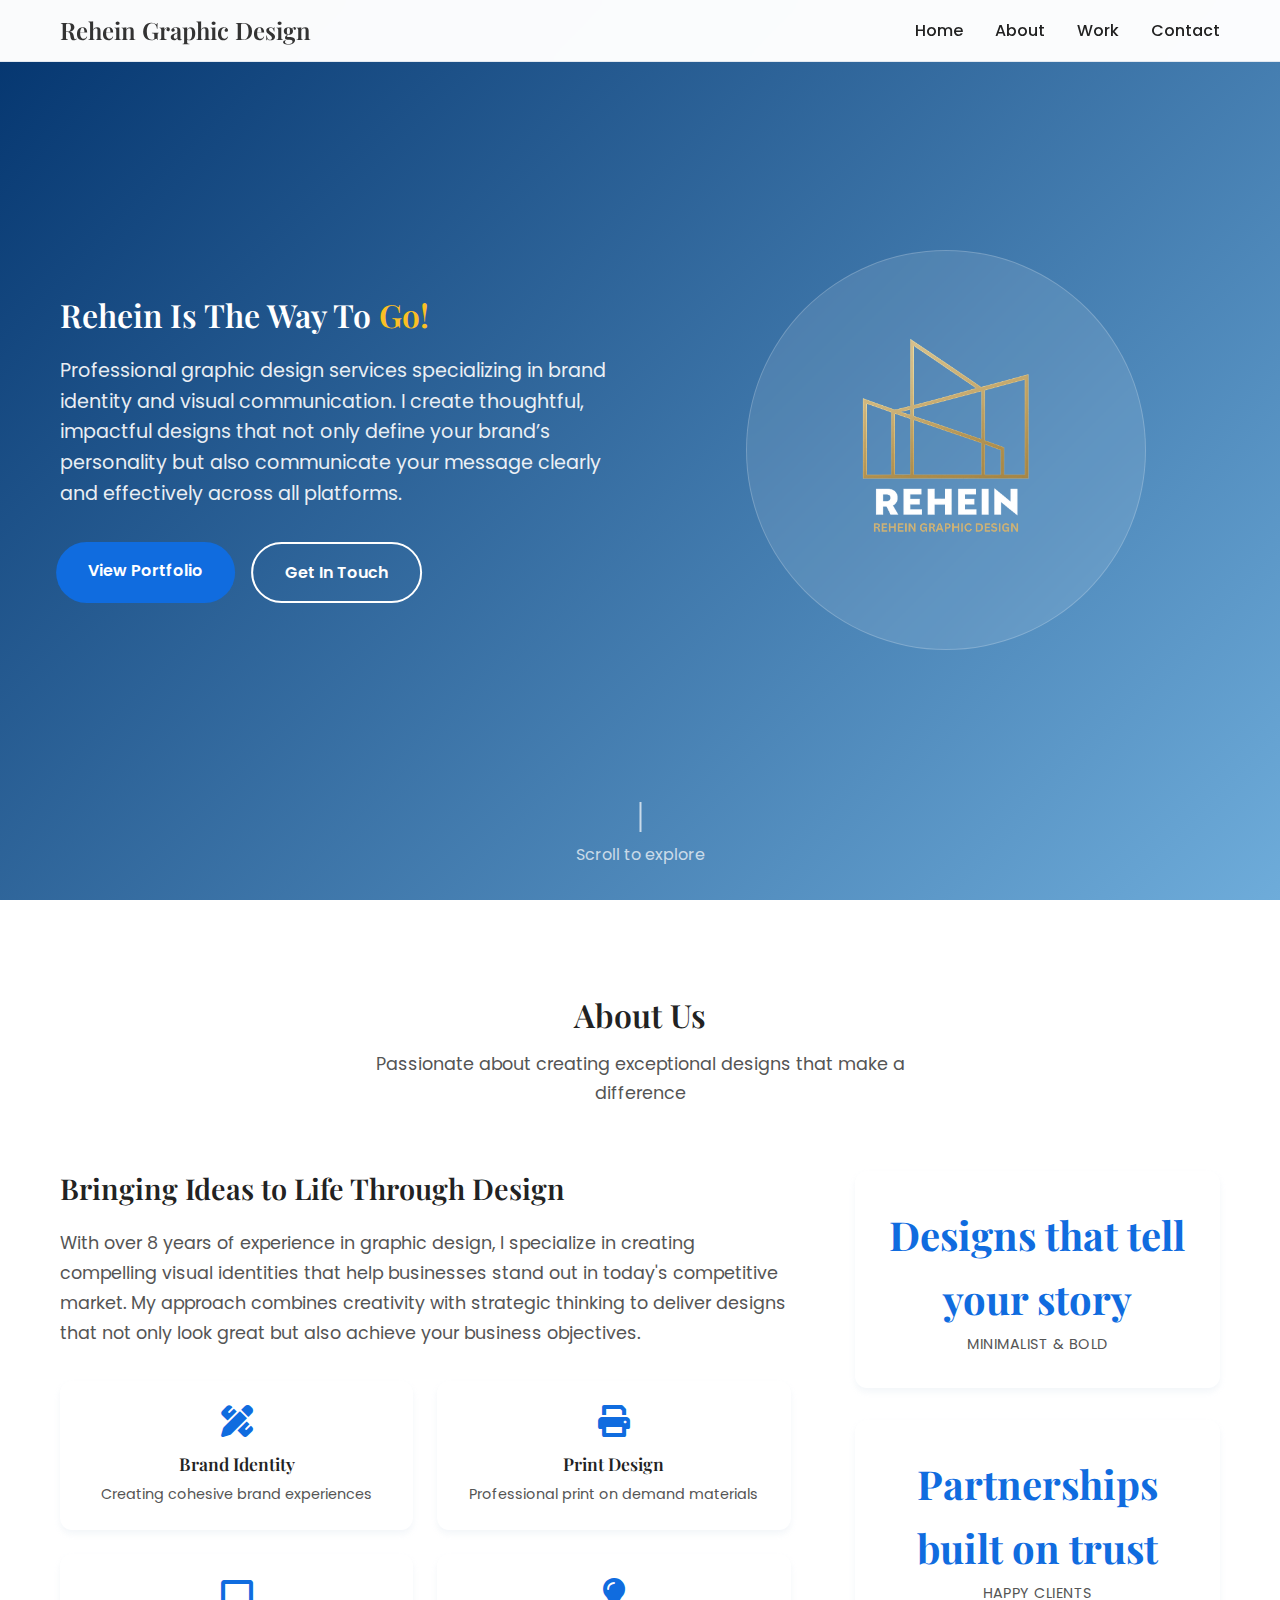
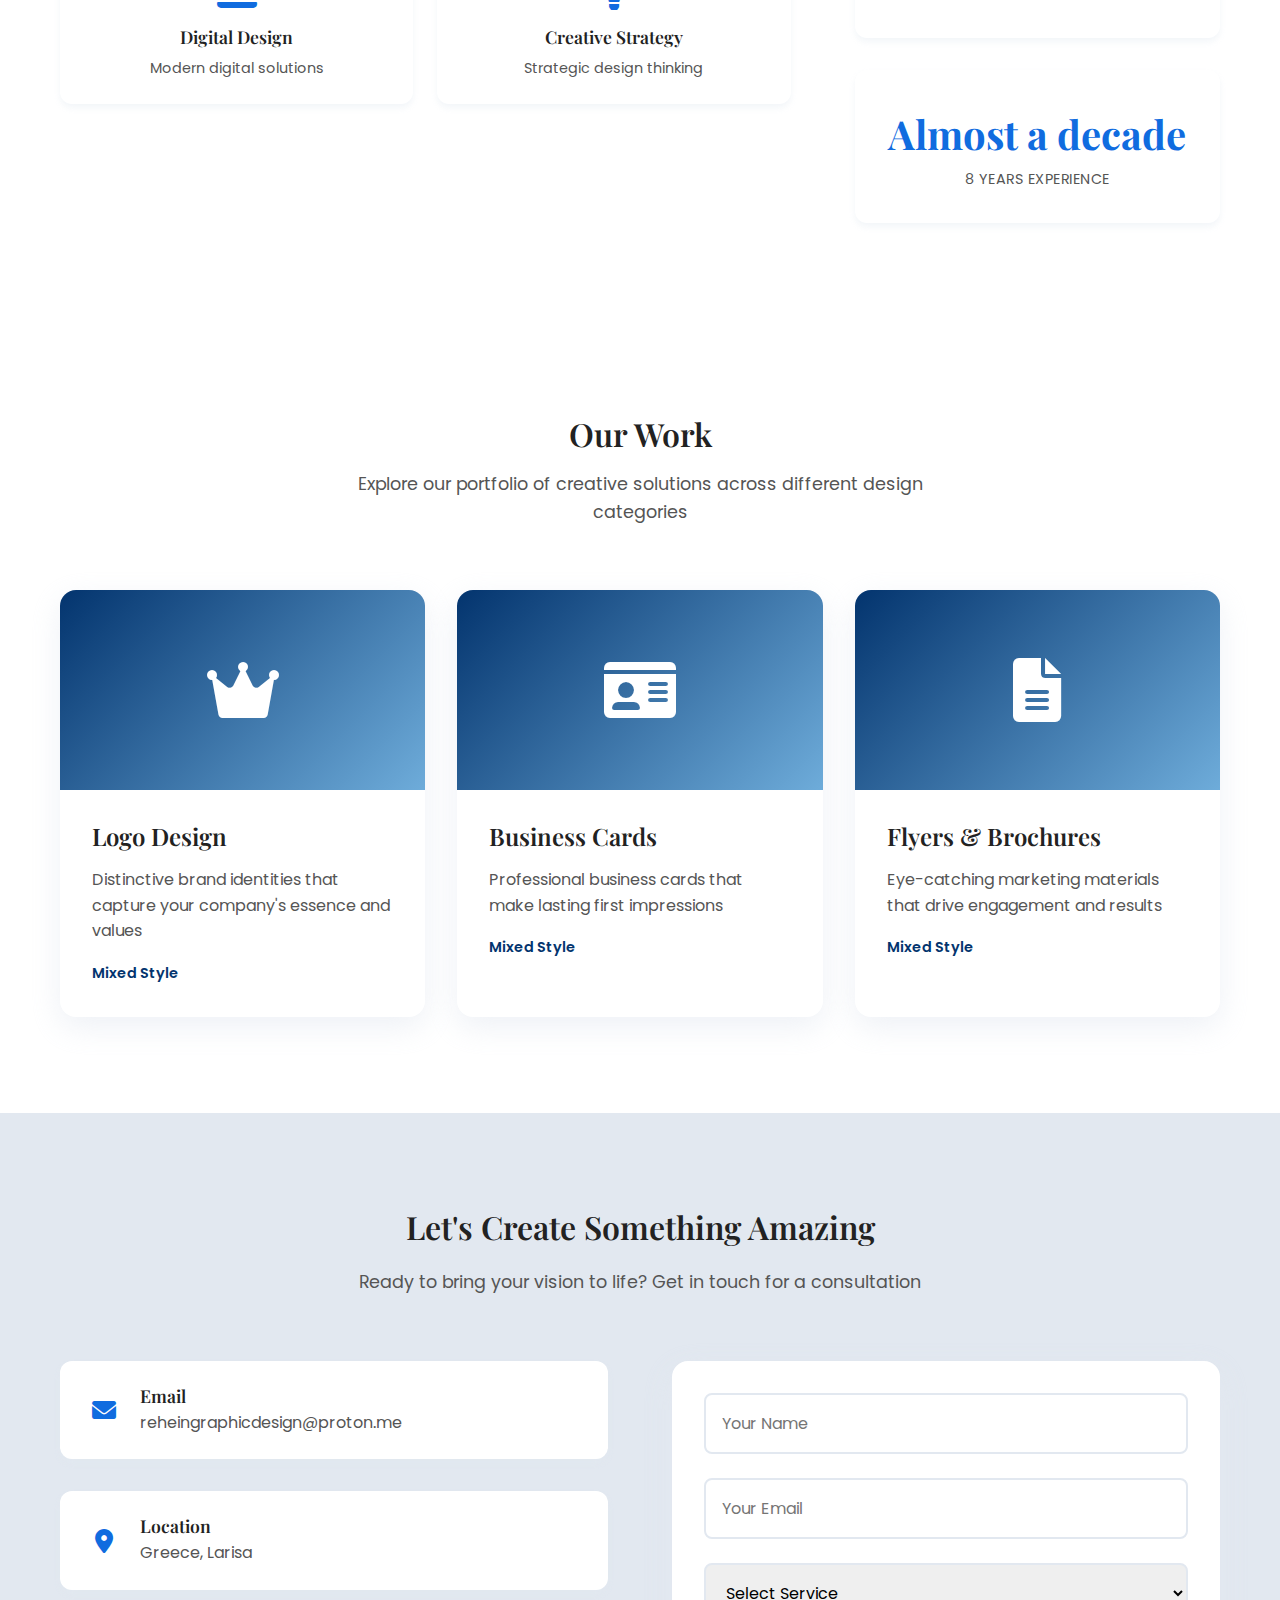
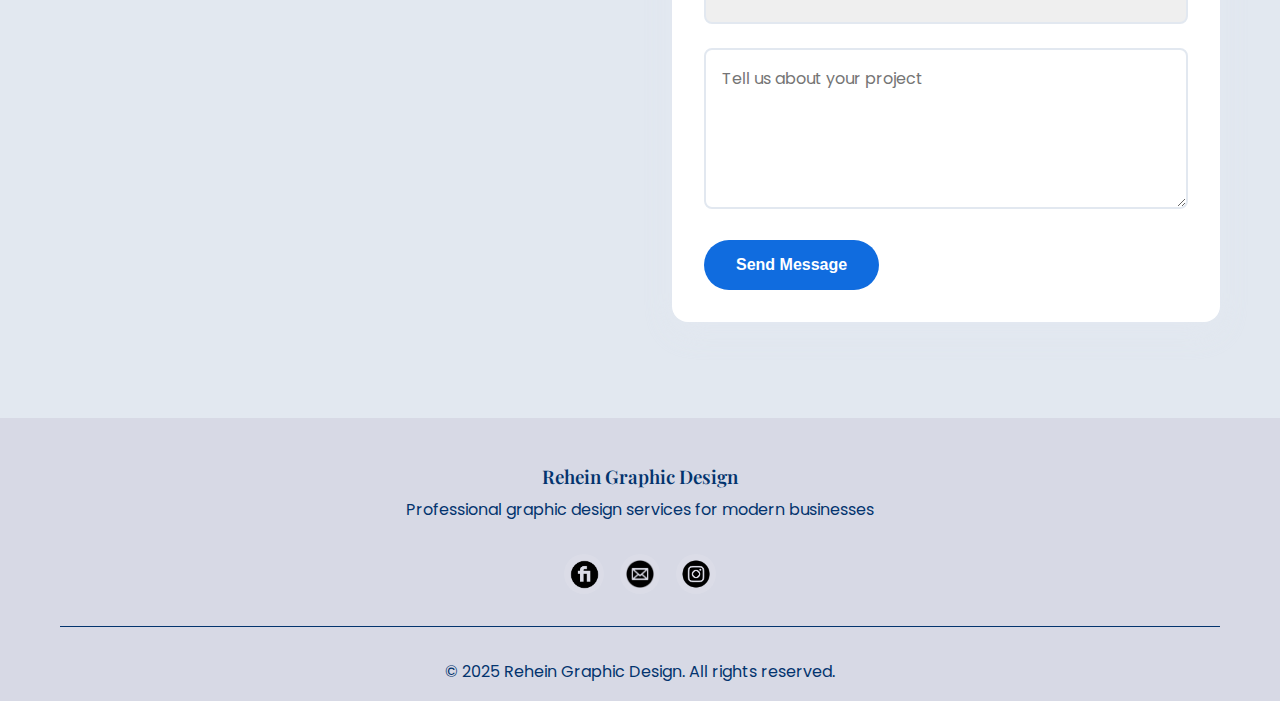
<file: index.html>
<!DOCTYPE html>
<html lang="en">
<head>
    <meta charset="UTF-8">
    <meta name="viewport" content="width=device-width, initial-scale=1.0">
    <title>Rehein Graphic Design</title>
    <link rel="stylesheet" href="styles.css">
    <link rel="stylesheet" href="media.css">
    <link rel="preconnect" href="https://fonts.googleapis.com">
    <link rel="preconnect" href="https://fonts.gstatic.com" crossorigin>
    <link href="https://fonts.googleapis.com/css2?family=Poppins:wght@300;400;500;600;700&family=Playfair+Display:wght@400;500;600;700&display=swap" rel="stylesheet">
    <link rel="stylesheet" href="https://cdnjs.cloudflare.com/ajax/libs/font-awesome/6.0.0/css/all.min.css">
</head>
<body>
    <!-- Navigation -->
    <nav class="navbar">
        <div class="nav-container">
            <div class="nav-logo">
                <h2>Rehein Graphic Design</h2>
            </div>
            <ul class="nav-menu">
                <li class="nav-item">
                    <a href="#home" class="nav-link">Home</a>
                </li>
                <li class="nav-item">
                    <a href="#about" class="nav-link">About</a>
                </li>
                <li class="nav-item">
                    <a href="#work" class="nav-link">Work</a>
                </li>
                <li class="nav-item">
                    <a href="#contact" class="nav-link">Contact</a>
                </li>
            </ul>
            <div class="hamburger">
                <span class="bar"></span>
                <span class="bar"></span>
                <span class="bar"></span>
            </div>
        </div>
    </nav>

    

    <!-- Hero Section -->
    <section id="home" class="hero">
        <div class="hero-content">
            <div class="hero-text">
                <h1 class="hero-title">Rehein Is The Way To <span class="highlight">Go!</span></h1>
                <p class="hero-description">Professional graphic design services specializing in brand identity and visual communication. I create thoughtful, impactful designs that not only define your brand’s personality but also communicate your message clearly and effectively across all platforms.

</p>
                <div class="hero-buttons">
                    <a href="#work" class="btn btn-primary">View Portfolio</a>
                    <a href="#contact" class="btn btn-secondary">Get In Touch</a>
                </div>
            </div>
            <div class="hero-visual">
                <div class="design-element">
                        <img src="assets/icons/RH.png" alt="RH Logo" style="width: 480px; height: auto;">
                </div>
            </div>
        </div>
        <div class="scroll-indicator">
            <div class="scroll-line"></div>
            <span>Scroll to explore</span>
        </div>
    </section>

    <!-- About Section -->
    <section id="about" class="about">
        <div class="container">
            <div class="section-header">
                <h2 class="section-title">About Us</h2>
                <p class="section-subtitle">Passionate about creating exceptional designs that make a difference</p>
            </div>
            <div class="about-content">
                <div class="about-text">
                    <h3>Bringing Ideas to Life Through Design</h3>
                    <p>With over 8 years of experience in graphic design, I specialize in creating compelling visual identities that help businesses stand out in today's competitive market. My approach combines creativity with strategic thinking to deliver designs that not only look great but also achieve your business objectives.</p>
                    
                    <div class="skills-grid">
                        <div class="skill-item">
                            <i class="fas fa-pencil-ruler"></i>
                            <h4>Brand Identity</h4>
                            <p>Creating cohesive brand experiences</p>
                        </div>
                        <div class="skill-item">
                            <i class="fas fa-print"></i>
                            <h4>Print Design</h4>
                            <p>Professional print on demand materials</p>
                        </div>
                        <div class="skill-item">
                            <i class="fas fa-laptop"></i>
                            <h4>Digital Design</h4>
                            <p>Modern digital solutions</p>
                        </div>
                        <div class="skill-item">
                            <i class="fas fa-lightbulb"></i>
                            <h4>Creative Strategy</h4>
                            <p>Strategic design thinking</p>
                        </div>
                    </div>
                </div>
                <div class="about-stats">
                    <div class="stat-item">
                        <span class="stat-number">Designs that tell your story</span>
                        <span class="stat-label">Minimalist & Bold</span>
                    </div>
                    <div class="stat-item">
                        <span class="stat-number">Partnerships built on trust</span>
                        <span class="stat-label">Happy Clients</span>
                    </div>
                    <div class="stat-item">
                        <span class="stat-number">Almost a decade</span>
                        <span class="stat-label">8 Years Experience</span>
                    </div>
                </div>
            </div>
        </div>
    </section>

    <!-- Work Section -->
    <section id="work" class="work">
        <div class="container">
            <div class="section-header">
                <h2 class="section-title">Our Work</h2>
                <p class="section-subtitle">Explore our portfolio of creative solutions across different design categories</p>
            </div>
            <div class="work-categories">
                <div class="category-card" data-category="logos">
                    <div class="category-image">
                        <i class="fas fa-crown"></i>
                    </div>
                    <div class="category-content">
                        <h3>Logo Design</h3>
                        <p>Distinctive brand identities that capture your company's essence and values</p>
                        <span class="category-count">Mixed Style</span>
                        <!-- Mobile button -->
                        <a href="logos.html" class="category-btn mobile-btn">View Gallery</a>
                    </div>
                    <div class="category-overlay">
                        <!-- Desktop overlay button -->
                        <a href="logos.html" class="category-btn desktop-btn">View Gallery</a>
                    </div>
                </div>

                <div class="category-card" data-category="business-cards">
                    <div class="category-image">
                        <i class="fas fa-id-card"></i>
                    </div>
                    <div class="category-content">
                        <h3>Business Cards</h3>
                        <p>Professional business cards that make lasting first impressions</p>
                        <span class="category-count">Mixed Style</span>
                        <!-- Mobile button -->
                        <a href="business-cards.html" class="category-btn mobile-btn">View Gallery</a>
                    </div>
                    <div class="category-overlay">
                        <!-- Desktop overlay button -->
                        <a href="business-cards.html" class="category-btn desktop-btn">View Gallery</a>
                    </div>
                </div>

                <div class="category-card" data-category="flyers">
                    <div class="category-image">
                        <i class="fas fa-file-alt"></i>
                    </div>
                    <div class="category-content">
                        <h3>Flyers & Brochures</h3>
                        <p>Eye-catching marketing materials that drive engagement and results</p>
                        <span class="category-count">Mixed Style</span>
                        <!-- Mobile button -->
                        <a href="flyers.html" class="category-btn mobile-btn">View Gallery</a>
                    </div>
                    <div class="category-overlay">
                        <!-- Desktop overlay button -->
                        <a href="flyers.html" class="category-btn desktop-btn">View Gallery</a>
                    </div>
                </div>
            </div>
        </div>
    </section>


    <!-- Contact Section -->
    <section id="contact" class="contact">
      <div class="container">
        <div class="section-header">
          <h2 class="hero-title">Let's Create Something <span class="highlight2">Amazing</span></h2>
          <p class="section-subtitle">Ready to bring your vision to life? Get in touch for a consultation</p>
        </div>
        <div class="contact-content">
          <div class="contact-info">
            <div class="contact-item">
              <i class="fas fa-envelope"></i>
              <div>
                <h4>Email</h4>
                <p>reheingraphicdesign@proton.me</p>
              </div>
            </div>
            <div class="contact-item">
              <i class="fas fa-map-marker-alt"></i>
              <div>
                <h4>Location</h4>
                <p>Greece, Larisa</p>
              </div>
            </div>
          </div>
          <div class="contact-form">
            <form id="contact-form" action="https://formspree.io/f/mkgoljwr" method="POST">
              <input type="hidden" name="_format" value="plain" />

              <div class="form-group">
                <input type="text" name="name" placeholder="Your Name" required>
              </div>
              <div class="form-group">
                <input type="email" name="email" placeholder="Your Email" required>
              </div>
              <div class="form-group">
                <select name="service" required>
                  <option value="">Select Service</option>
                  <option value="logo">Logo Design</option>
                  <option value="business-card">Business Cards</option>
                  <option value="flyer">Flyers & Brochures</option>
                  <option value="other">Other</option>
                </select>
              </div>
              <div class="form-group">
                <textarea name="message" placeholder="Tell us about your project" rows="5" required></textarea>
              </div>
              <button type="submit" class="btn btn-primary">Send Message</button>
            </form>
          </div>
        </div>
      </div>
    </section>

    <script>
      const form = document.getElementById('contact-form');
      form.addEventListener('submit', async function (e) {
        e.preventDefault();
        const formData = new FormData(form);
        const action = form.action;

        try {
          const response = await fetch(action, {
            method: 'POST',
            body: formData,
            headers: {
              'Accept': 'application/json'
            }
          });

          if (response.ok) {
            window.location.href = 'thanks.html'; // ✅ Redirect after success
          } else {
            alert('There was a problem submitting your form. Please try again.');
          }
        } catch (error) {
          alert('Something went wrong. Please try again later.');
        }
      });
    </script>
      <!-- Footer -->
      <footer class="footer">
        <div class="container">
          <div class="footer-content">
            <div class="footer-brand">
              <h3>Rehein Graphic Design</h3>
              <p>Professional graphic design services for modern businesses</p>
            </div>
            <div class="footer-social">
              <a href="https://fiverr.com/rehein" target="_blank" rel="noopener noreferrer">
                <img src="assets/icons/fiverr.png" alt="Fiverr" style="width:35px; height:35px;" />
              </a>
              <a href="mailto:reheingraphicdesign@proton.me">
                <img src="assets/icons/gmail.png" alt="Gmail" style="width:28px; height:28px;" />
              </a>
              <a href="https://instagram.com/rehein.official" target="_blank" rel="noopener noreferrer">
                <img src="assets/icons/instagram.png" alt="Instagram" style="width:40px; height:30px;" />
              </a>
            </div>
          </div>
          <div class="footer-bottom">
            <p>&copy; 2025 Rehein Graphic Design. All rights reserved.</p>
          </div>
        </div>
      </footer>
    </body>
    </html>
</file>
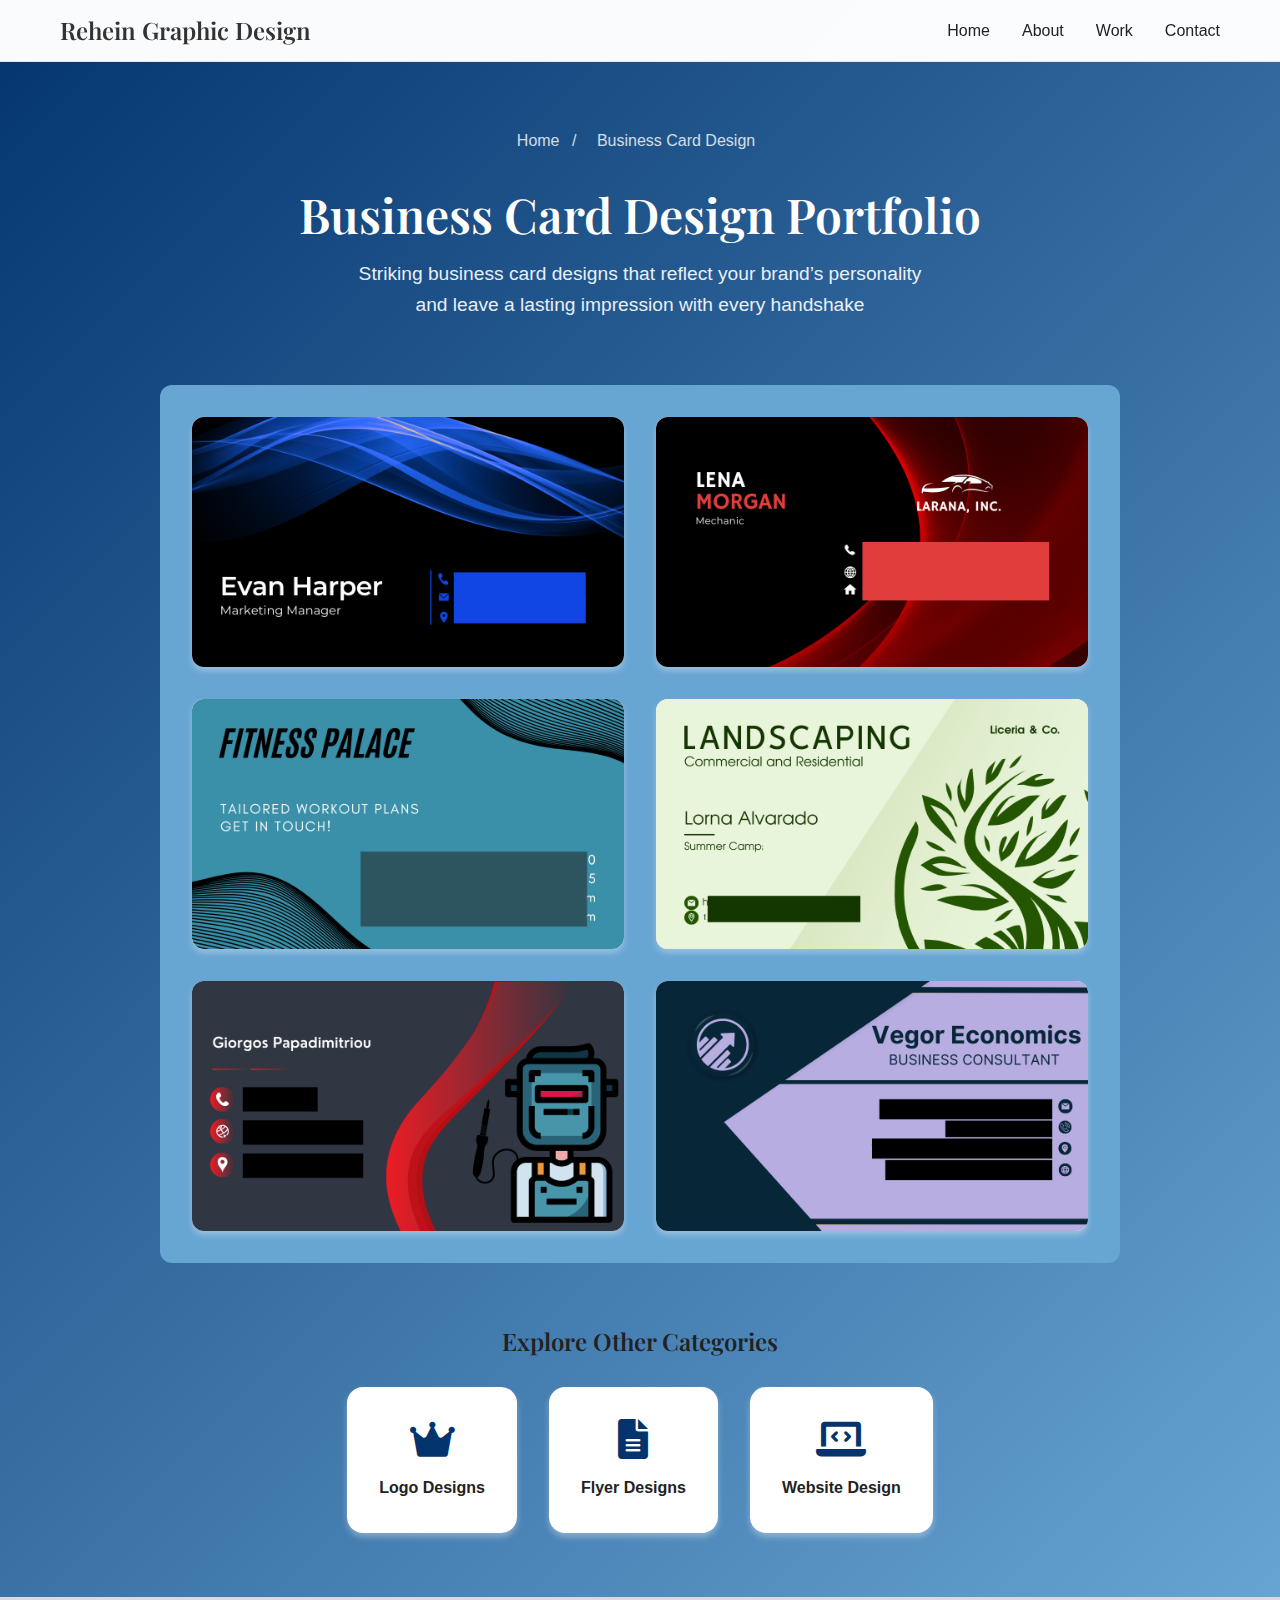
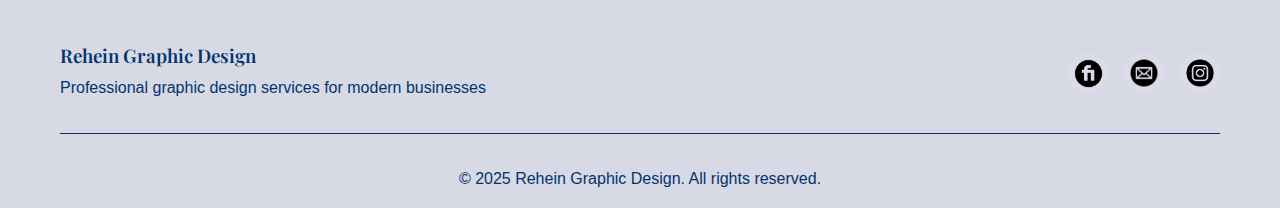
<file: business-cards.html>
<!DOCTYPE html>
<html lang="en">
<head>
  <meta charset="UTF-8" />
  <meta name="viewport" content="width=device-width, initial-scale=1" />
  <title>Business Card Design Portfolio - Rehein</title>
  <link rel="stylesheet" href="business-cards.css?v=3" />
  <link rel="preconnect" href="https://fonts.googleapis.com" />
  <link rel="preconnect" href="https://fonts.gstatic.com" crossorigin />
  <link
    href="https://fonts.googleapis.com/css2?family=Poppins:wght@300;400;500;600;700&family=Playfair+Display:wght@400;500;600;700&display=swap"
    rel="stylesheet"
  />
  <link
    rel="stylesheet"
    href="https://cdnjs.cloudflare.com/ajax/libs/font-awesome/6.0.0/css/all.min.css"
  />
</head>
<body>
  <!-- Navigation -->
  <nav class="navbar">
    <div class="nav-container">
      <div class="nav-logo">
        <h2><a href="index.html">Rehein Graphic Design</a></h2>
      </div>
      <ul class="nav-menu">
        <li class="nav-item"><a href="index.html" class="nav-link">Home</a></li>
        <li class="nav-item"><a href="index.html#about" class="nav-link">About</a></li>
        <li class="nav-item"><a href="index.html#work" class="nav-link">Work</a></li>
        <li class="nav-item"><a href="index.html#contact" class="nav-link">Contact</a></li>
      </ul>
      <div class="hamburger">
        <span class="bar"></span><span class="bar"></span><span class="bar"></span>
      </div>
    </div>
  </nav>

  <!-- Logo Design Portfolio Section -->
  <section class="logo-design-section">
    <div class="container">
      <!-- Gallery Header -->
      <div class="gallery-header">
        <div class="breadcrumb">
          <a href="index.html">Home</a>
          <span>/</span>
          <span>Business Card Design</span>
        </div>
        <h1>Business Card Design Portfolio</h1>
        <p>
            Striking business card designs that reflect your brand’s personality and leave a lasting impression with every handshake
        </p>
      </div>

      <!-- Gallery Grid -->
      <div class="gallery-grid">
                  <!-- Logo Portfolio Items -->
                  <div class="gallery-item" data-category="tech">
                      <div class="gallery-image">
                          <img src="assets/cards/b1.png" alt="Logo Design 1" loading="lazy" />
                      </div>
                      <div class="gallery-overlay">
                          <div class="gallery-info">
                              <h3>Evan Harper - Marketing Manager</h3>
                              <p>Business Card Redesign</p>
                              <span class="project-year">2024</span>
                          </div>
                      </div>
                  </div>

                  <div class="gallery-item" data-category="restaurant">
                      <div class="gallery-image">
                          <img src="assets/cards/b2.png" alt="Logo Design 2" loading="lazy" />
                      </div>
                      <div class="gallery-overlay">
                          <div class="gallery-info">
                              <h3>Lena Morgan - Mechanic</h3>
                              <p>Custom Business Card Design</p>
                              <span class="project-year">2025</span>
                          </div>
                      </div>
                  </div>

                  <div class="gallery-item" data-category="fashion">
                      <div class="gallery-image">
                          <img src="assets/cards/b3.png" alt="Logo Design 3" loading="lazy" />
                      </div>
                      <div class="gallery-overlay">
                          <div class="gallery-info">
                              <h3>Fitness Palace</h3>
                              <p>Custom Business Card Design</p>
                              <span class="project-year">2025</span>
                          </div>
                      </div>
                  </div>

                  <div class="gallery-item" data-category="health">
                      <div class="gallery-image">
                          <img src="assets/cards/b4.png" alt="Logo Design 4" loading="lazy" />
                      </div>
                      <div class="gallery-overlay">
                          <div class="gallery-info">
                              <h3>Landscaping - Lorna Alvarado</h3>
                              <p>Custom Business Card Design</p>
                              <span class="project-year">2023</span>
                          </div>
                      </div>
                  </div>

                  <div class="gallery-item" data-category="tech">
                      <div class="gallery-image">
                          <img src="assets/cards/b5.png" alt="Logo Design 5" loading="lazy" />
                      </div>
                      <div class="gallery-overlay">
                          <div class="gallery-info">
                              <h3>Giorgos Papadimitriou</h3>
                              <p>Business Card Redesign</p>
                              <span class="project-year">2021</span>
                          </div>
                      </div>
                  </div>

                  <div class="gallery-item" data-category="restaurant">
                      <div class="gallery-image">
                          <img src="assets/cards/b6.png" alt="Logo Design 6" loading="lazy" />
                        </div>
                            <div class="gallery-overlay">
                                <div class="gallery-info">
                                    <h3>Vergor Economics</h3>
                                    <p>Custom Business Card Design</p>
                                    <span class="project-year">2023</span>
                                </div>
                            </div>
                        </div>
          </div>
      </section>

      <!-- Other Categories Navigation -->
      <div class="other-categories">
        <h2>Explore Other Categories</h2>
        <div class="categories-nav">
          <a href="logos.html" class="category-nav-item">
            <i class="fas fa-crown"></i>
            <span>Logo Designs</span>
          </a>
          <a href="flyers.html" class="category-nav-item">
            <i class="fas fa-file-alt"></i>
            <span>Flyer Designs</span>
          </a>
          <a href="websites.html" class="category-nav-item">
            <i class="fas fa-laptop-code"></i>
            <span>Website Design</span>
          </a>
        </div>
      </div>
    </div>
  </section>

  <!-- Footer -->
  <footer class="footer">
    <div class="container">
      <div class="footer-content">
        <div class="footer-brand">
          <h3>Rehein Graphic Design</h3>
          <p>Professional graphic design services for modern businesses</p>
        </div>
        <div class="footer-social">
          <a href="https://fiverr.com/rehein" target="_blank" rel="noopener noreferrer">
            <img src="assets/icons/fiverr.png" alt="Fiverr" style="width:35px; height:35px;" />
          </a>
          <a href="mailto:reheingraphicdesign@proton.me">
            <img src="assets/icons/gmail.png" alt="Gmail" style="width:28px; height:28px;" />
          </a>
          <a href="https://instagram.com/rehein.official" target="_blank" rel="noopener noreferrer">
            <img src="assets/icons/instagram.png" alt="Instagram" style="width:40px; height:30px;" />
          </a>
        </div>
      </div>
      <div class="footer-bottom">
        <p>&copy; 2025 Rehein Graphic Design. All rights reserved.</p>
      </div>
    </div>
  </footer>
</body>
</html>
</file>
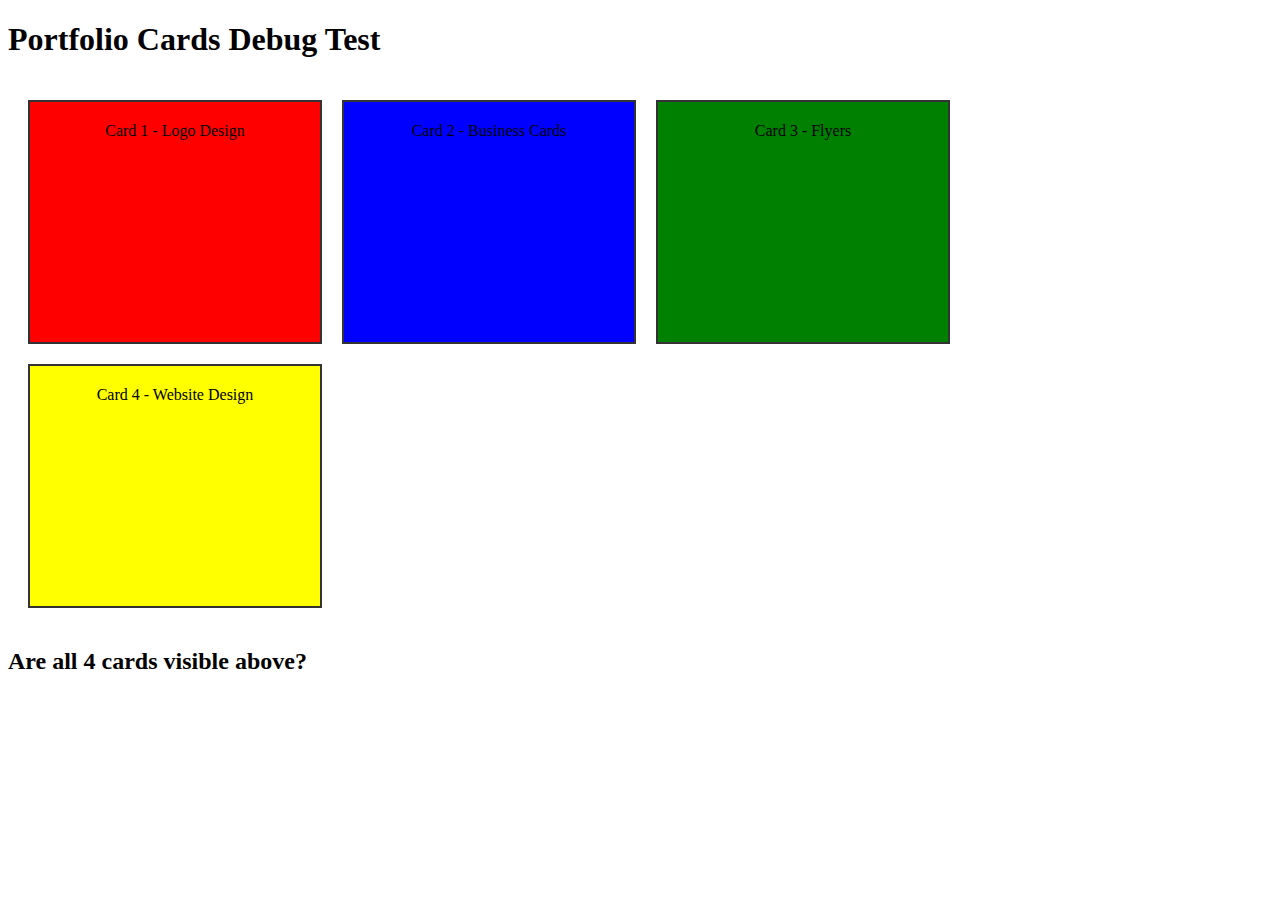
<file: debug.html>
<!DOCTYPE html>
<html>
<head>
    <title>Debug Portfolio Cards</title>
    <style>
        .test-grid {
            display: flex;
            flex-wrap: wrap;
            gap: 20px;
            padding: 20px;
        }
        .test-card {
            width: 250px;
            height: 200px;
            border: 2px solid #333;
            padding: 20px;
            text-align: center;
        }
        .card1 { background: red; }
        .card2 { background: blue; }
        .card3 { background: green; }
        .card4 { background: yellow; }
    </style>
</head>
<body>
    <h1>Portfolio Cards Debug Test</h1>
    <div class="test-grid">
        <div class="test-card card1">Card 1 - Logo Design</div>
        <div class="test-card card2">Card 2 - Business Cards</div>
        <div class="test-card card3">Card 3 - Flyers</div>
        <div class="test-card card4">Card 4 - Website Design</div>
    </div>
    
    <h2>Are all 4 cards visible above?</h2>
</body>
</html>
</file>
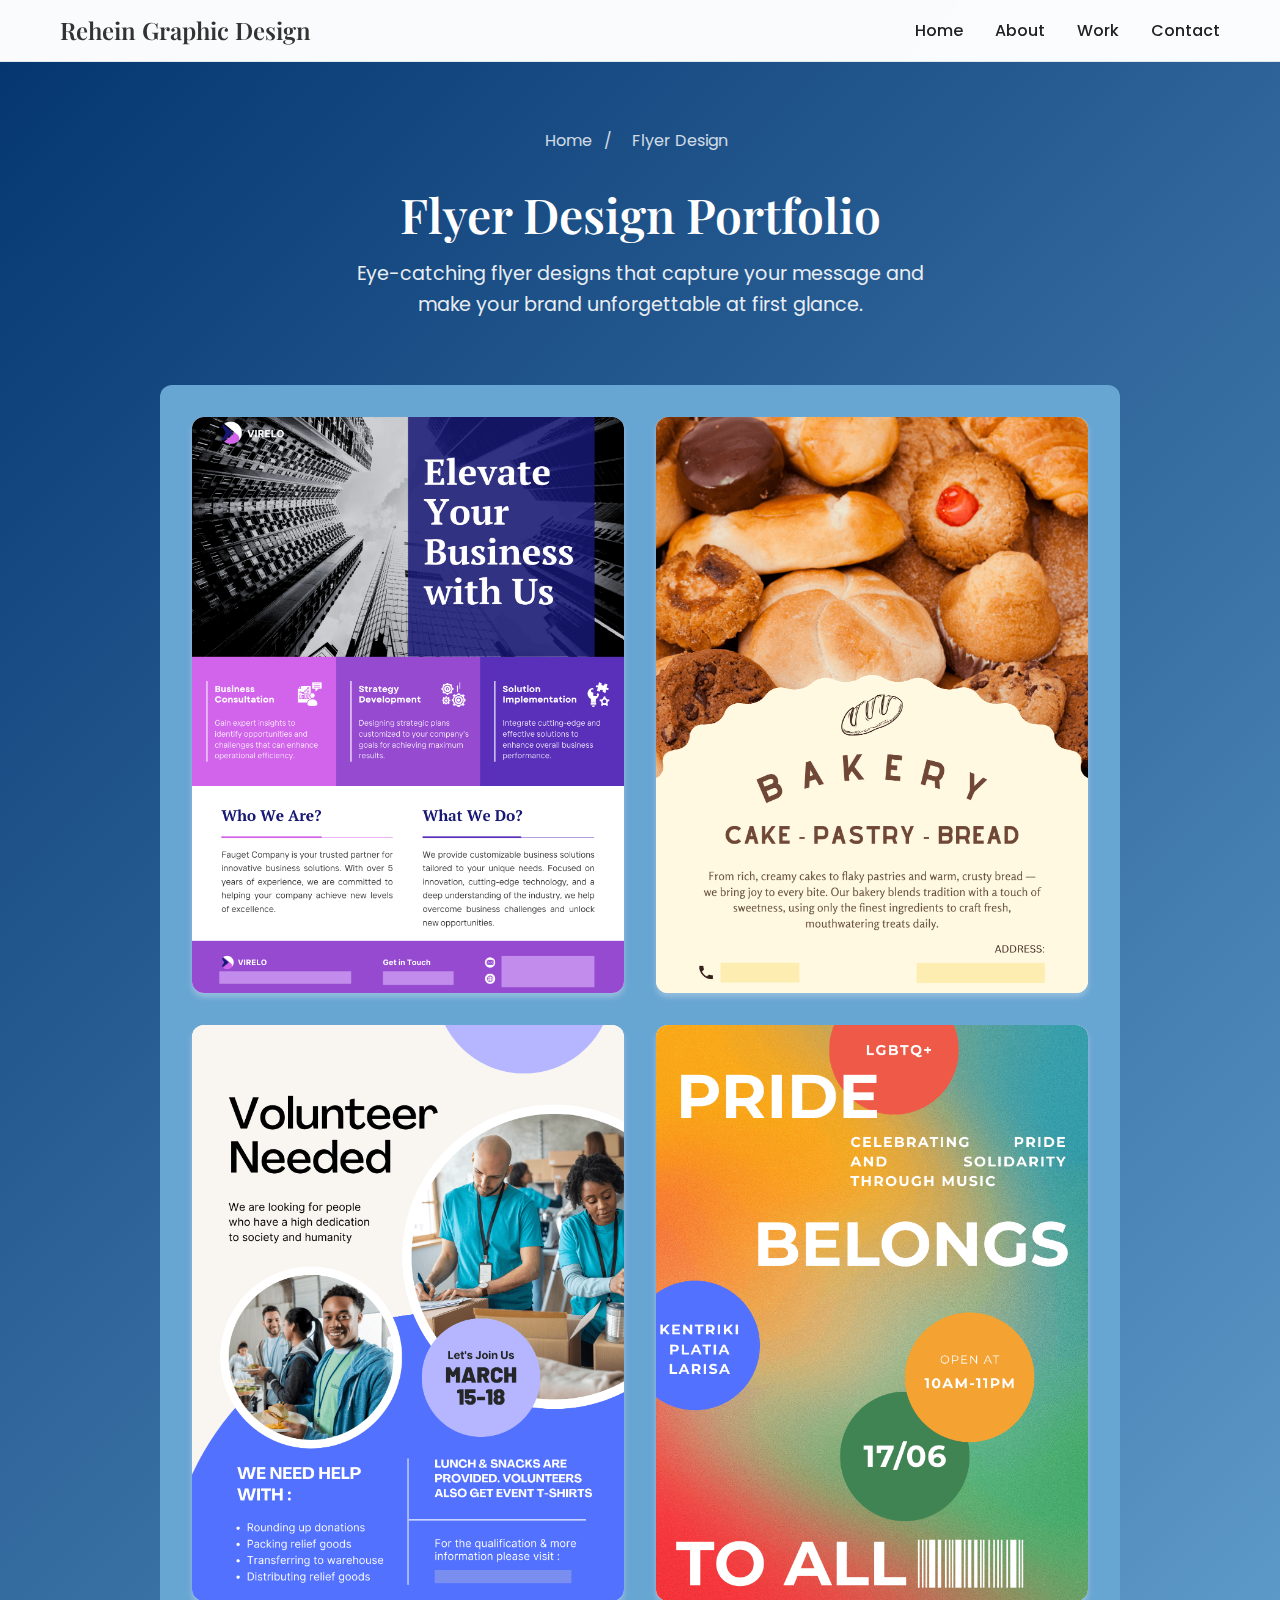
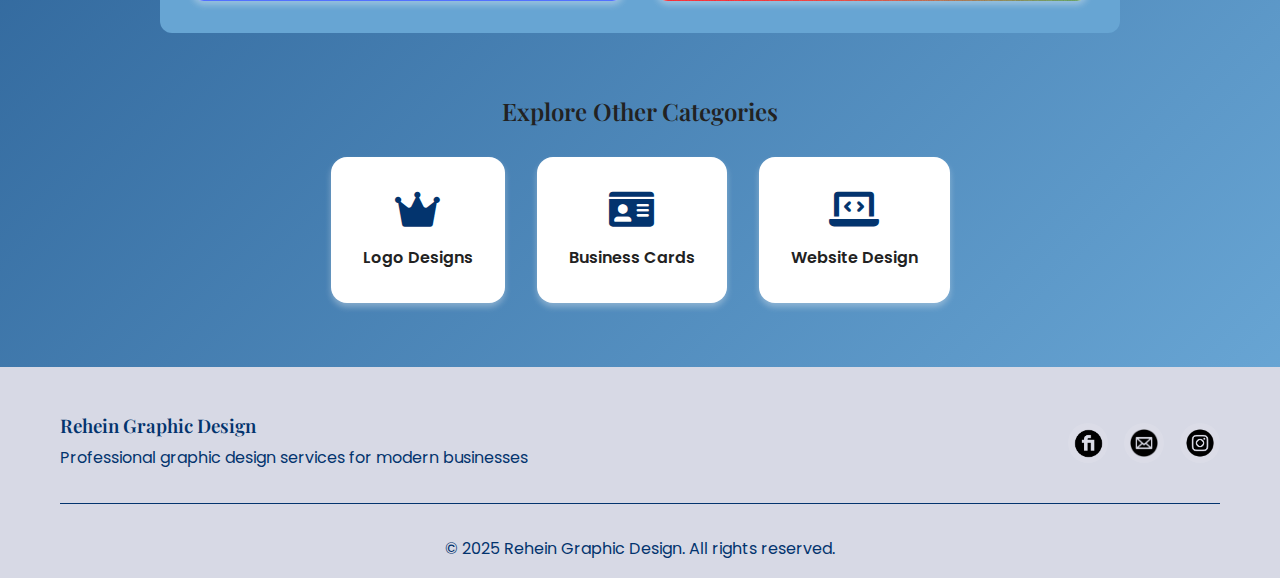
<file: flyers.html>
<!DOCTYPE html>
<html lang="en">
<head>
  <meta charset="UTF-8" />
  <meta name="viewport" content="width=device-width, initial-scale=1" />
  <title>Flyer Design Portfolio - Rehein</title>
  <link rel="stylesheet" href="flyers.css?v=3" />
  <link rel="preconnect" href="https://fonts.googleapis.com" />
  <link rel="preconnect" href="https://fonts.gstatic.com" crossorigin />
  <link
    href="https://fonts.googleapis.com/css2?family=Poppins:wght@300;400;500;600;700&family=Playfair+Display:wght@400;500;600;700&display=swap"
    rel="stylesheet"
  />
  <link
    rel="stylesheet"
    href="https://cdnjs.cloudflare.com/ajax/libs/font-awesome/6.0.0/css/all.min.css"
  />
</head>
<body>
  <!-- Navigation -->
  <nav class="navbar">
    <div class="nav-container">
      <div class="nav-logo">
        <h2><a href="index.html">Rehein Graphic Design</a></h2>
      </div>
      <ul class="nav-menu">
        <li class="nav-item"><a href="index.html" class="nav-link">Home</a></li>
        <li class="nav-item"><a href="index.html#about" class="nav-link">About</a></li>
        <li class="nav-item"><a href="index.html#work" class="nav-link">Work</a></li>
        <li class="nav-item"><a href="index.html#contact" class="nav-link">Contact</a></li>
      </ul>
      <div class="hamburger">
        <span class="bar"></span><span class="bar"></span><span class="bar"></span>
      </div>
    </div>
  </nav>

  <!-- Logo Design Portfolio Section -->
  <section class="logo-design-section">
    <div class="container">
      <!-- Gallery Header -->
      <div class="gallery-header">
        <div class="breadcrumb">
          <a href="index.html">Home</a>
          <span>/</span>
          <span>Flyer Design</span>
        </div>
        <h1>Flyer Design Portfolio</h1>
        <p>
          Eye-catching flyer designs that capture your message and make your brand unforgettable at first glance.
        </p>
      </div>

      <!-- Gallery Grid -->
      <div class="gallery-grid">
                  <!-- Logo Portfolio Items -->
        <div class="gallery-item" data-category="tech">
            <div class="gallery-image">
                <img src="assets/flyers/F1.png" alt="flyer 1" loading="lazy" />
            </div>
            <div class="gallery-overlay">
                <div class="gallery-info">
                    <h3>Virelo Promotional Flyer</h3>
                    <p>Custom Flyer Design</p>
                    <span class="project-year">2025</span>
                </div>
            </div>
        </div>

        <div class="gallery-item" data-category="tech">
            <div class="gallery-image">
                <img src="assets/flyers/F2.png" alt="flyer 2" loading="lazy" />
            </div>
            <div class="gallery-overlay">
                <div class="gallery-info">
                    <h3>Bakery Promotional Flyer</h3>
                    <p>Custom Flyer Design</p>
                    <span class="project-year">2024</span>
                </div>
            </div>
        </div>

        <div class="gallery-item" data-category="tech">
            <div class="gallery-image">
                <img src="assets/flyers/F3.png" alt="flyer 3" loading="lazy" />
            </div>
            <div class="gallery-overlay">
                <div class="gallery-info">
                    <h3>Volunteer Promotional Flyer</h3>
                    <p>Custom Flyer Design</p>
                    <span class="project-year">2024</span>
                </div>
            </div>
        </div>

                  <div class="gallery-item" data-category="restaurant">
                      <div class="gallery-image">
                          <img src="assets/flyers/F4.png" alt="flyer 4" loading="lazy" />
                      </div>
                      <div class="gallery-overlay">
                          <div class="gallery-info">
                              <h3>LGBTQ+ Promotional Flyer</h3>
                              <p>Custom Flyer Design</p>
                              <span class="project-year">2025</span>
                          </div>
                      </div>
                  </div>
        </div>

         <!-- Other Categories Navigation -->
          <div class="other-categories">
            <h2>Explore Other Categories</h2>
            <div class="categories-nav">
              <a href="logos.html" class="category-nav-item">
                <i class="fas fa-crown"></i>
                <span>Logo Designs</span>
              </a>
              <a href="business-cards.html" class="category-nav-item">
                <i class="fas fa-id-card"></i>
                <span>Business Cards</span>
              </a>
              <a href="websites.html" class="category-nav-item">
                <i class="fas fa-laptop-code"></i>
                <span>Website Design</span>
              </a>
            </div>
          </div>
        </div>
        </section>

        <!-- Footer -->
        <footer class="footer">
        <div class="container">
          <div class="footer-content">
            <div class="footer-brand">
              <h3>Rehein Graphic Design</h3>
              <p>Professional graphic design services for modern businesses</p>
            </div>
            <div class="footer-social">
              <a href="https://fiverr.com/rehein" target="_blank" rel="noopener noreferrer">
                <img src="assets/icons/fiverr.png" alt="Fiverr" style="width:35px; height:35px;" />
              </a>
              <a href="mailto:reheingraphicdesign@proton.me">
                <img src="assets/icons/gmail.png" alt="Gmail" style="width:28px; height:28px;" />
              </a>
              <a href="https://instagram.com/rehein_official" target="_blank" rel="noopener noreferrer">
                <img src="assets/icons/instagram.png" alt="Instagram" style="width:40px; height:30px;" />
              </a>
            </div>
          </div>
          <div class="footer-bottom">
            <p>&copy; 2025 Rehein Graphic Design. All rights reserved.</p>
          </div>
        </div>
        </footer>
        </body>
        </html>
</file>
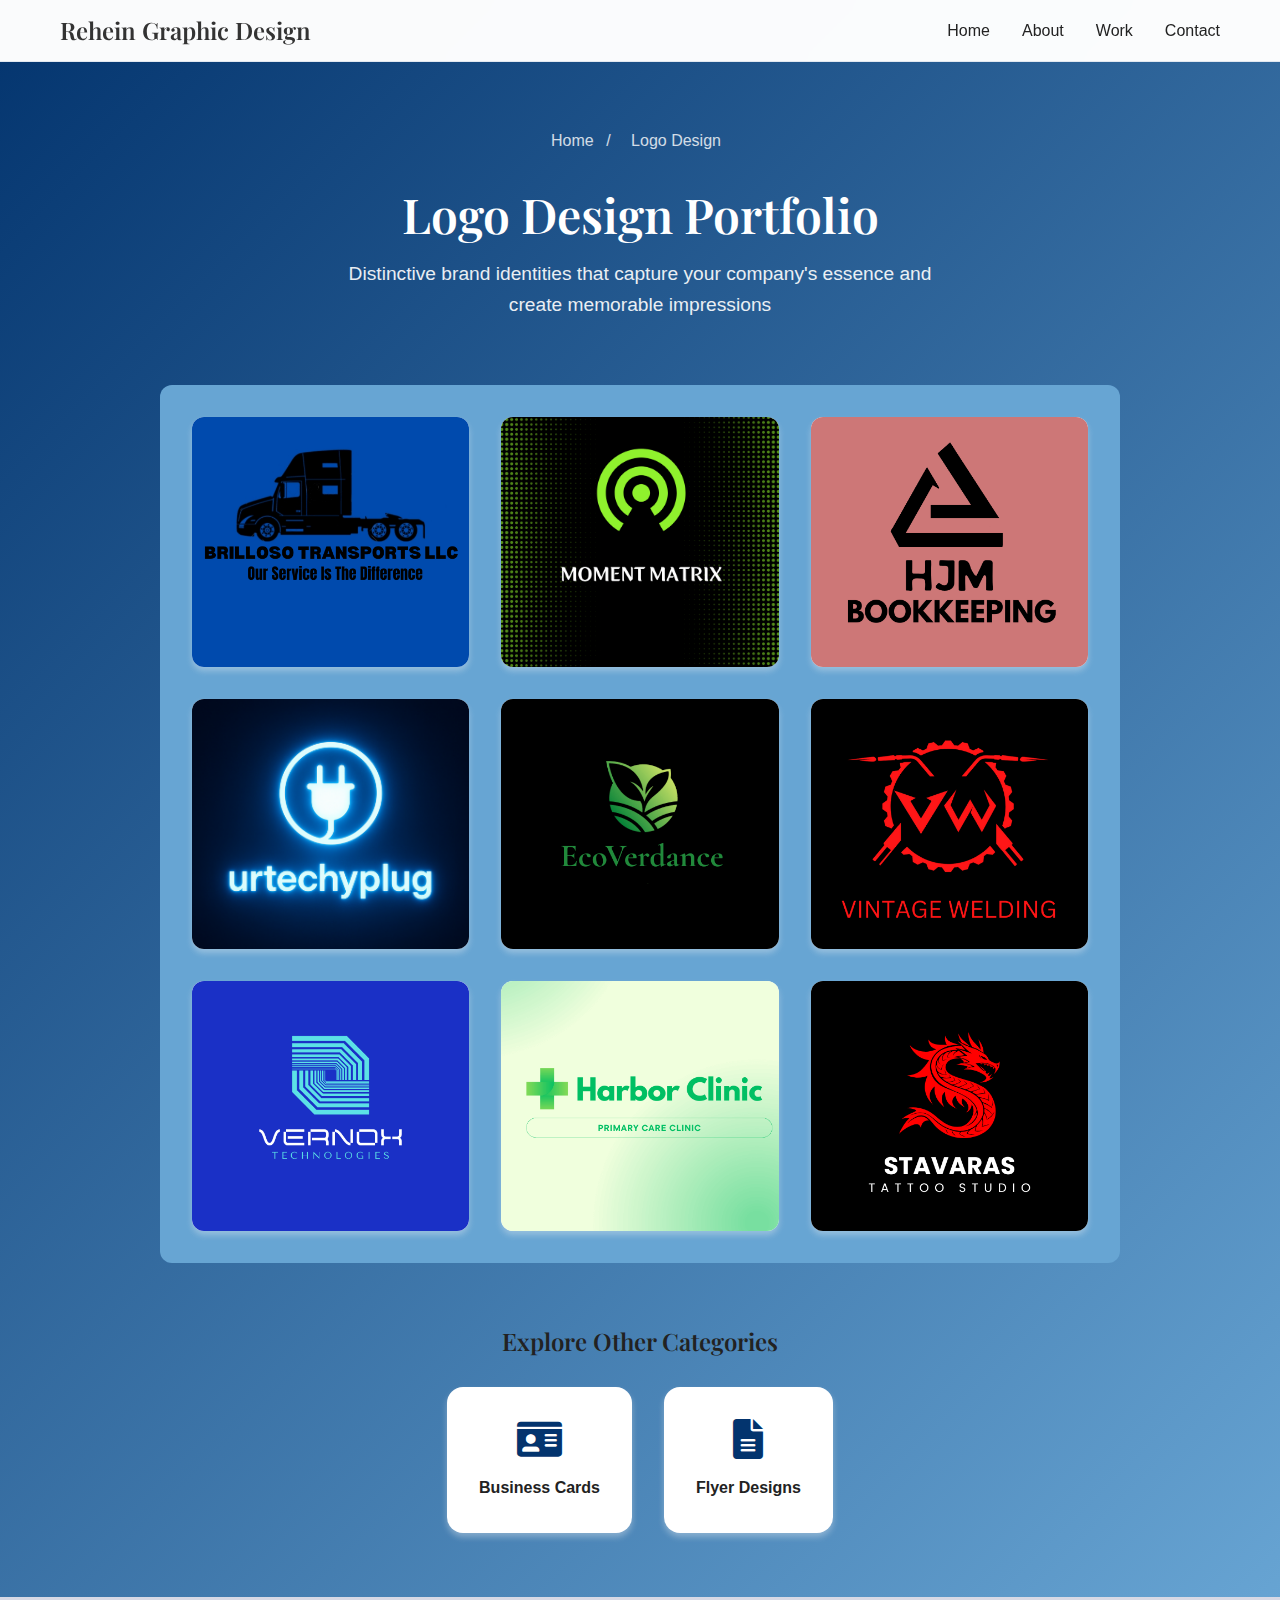
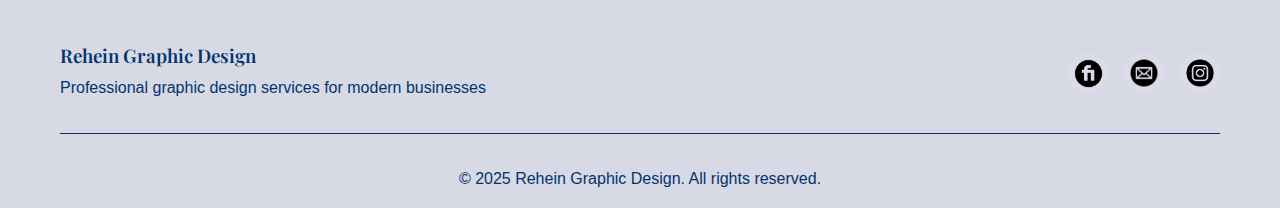
<file: logos.html>
<!DOCTYPE html>
<html lang="en">
<head>
  <meta charset="UTF-8" />
  <meta name="viewport" content="width=device-width, initial-scale=1" />
  <title>Logo Design Portfolio - Rehein</title>
  <link rel="stylesheet" href="logos.css" />
  <link rel="preconnect" href="https://fonts.googleapis.com" />
  <link rel="preconnect" href="https://fonts.gstatic.com" crossorigin />
  <link
    href="https://fonts.googleapis.com/css2?family=Poppins:wght@300;400;500;600;700&family=Playfair+Display:wght@400;500;600;700&display=swap"
    rel="stylesheet"
  />
  <link
    rel="stylesheet"
    href="https://cdnjs.cloudflare.com/ajax/libs/font-awesome/6.0.0/css/all.min.css"
  />
</head>
<body>
  <!-- Navigation -->
  <nav class="navbar">
    <div class="nav-container">
      <div class="nav-logo">
        <h2><a href="index.html">Rehein Graphic Design</a></h2>
      </div>
      <ul class="nav-menu">
        <li class="nav-item"><a href="index.html" class="nav-link">Home</a></li>
        <li class="nav-item"><a href="index.html#about" class="nav-link">About</a></li>
        <li class="nav-item"><a href="index.html#work" class="nav-link">Work</a></li>
        <li class="nav-item"><a href="index.html#contact" class="nav-link">Contact</a></li>
      </ul>
      <div class="hamburger">
        <span class="bar"></span><span class="bar"></span><span class="bar"></span>
      </div>
    </div>
  </nav>

  <!-- Logo Design Portfolio Section -->
  <section class="logo-design-section">
    <div class="container">
      <!-- Gallery Header -->
      <div class="gallery-header">
        <div class="breadcrumb">
          <a href="index.html">Home</a>
          <span>/</span>
          <span>Logo Design</span>
        </div>
        <h1>Logo Design Portfolio</h1>
        <p>
          Distinctive brand identities that capture your company's essence and
          create memorable impressions
        </p>
      </div>

      <!-- Gallery Grid -->
      <div class="gallery-grid">
                  <!-- Logo Portfolio Items -->
                  <div class="gallery-item" data-category="tech">
                      <div class="gallery-image">
                          <img src="assets/logos/L1.png" alt="Logo Design 1" />
                      </div>
                      <div class="gallery-overlay">
                          <div class="gallery-info">
                              <h3>Brilloso Transports LLC</h3>
                              <p>Logo Redesign</p>
                              <span class="project-year">2024</span>
                          </div>
                      </div>
                  </div>

                  <div class="gallery-item" data-category="restaurant">
                      <div class="gallery-image">
                          <img src="assets/logos/L2.png" alt="Logo Design 2" />
                      </div>
                      <div class="gallery-overlay">
                          <div class="gallery-info">
                              <h3>Moment Matrix</h3>
                              <p>Custom Logo Design</p>
                              <span class="project-year">2025</span>
                          </div>
                      </div>
                  </div>

                  <div class="gallery-item" data-category="fashion">
                      <div class="gallery-image">
                          <img src="assets/logos/L3.png" alt="Logo Design 3" />
                      </div>
                      <div class="gallery-overlay">
                          <div class="gallery-info">
                              <h3>HJM Bookkeeping</h3>
                              <p>Custom Logo Design</p>
                              <span class="project-year">2025</span>
                          </div>
                      </div>
                  </div>

                  <div class="gallery-item" data-category="health">
                      <div class="gallery-image">
                          <img src="assets/logos/L4.jpg" alt="Logo Design 4" />
                      </div>
                      <div class="gallery-overlay">
                          <div class="gallery-info">
                              <h3>UrTechyPlug</h3>
                              <p>Custom Logo Design</p>
                              <span class="project-year">2025</span>
                          </div>
                      </div>
                  </div>

                  <div class="gallery-item" data-category="tech">
                      <div class="gallery-image">
                          <img src="assets/logos/L5.png" alt="Logo Design 5" />
                      </div>
                      <div class="gallery-overlay">
                          <div class="gallery-info">
                              <h3>EcoVerdance</h3>
                              <p>Logo Redesign</p>
                              <span class="project-year">2024</span>
                          </div>
                      </div>
                  </div>

                  <div class="gallery-item" data-category="restaurant">
                      <div class="gallery-image">
                          <img src="assets/logos/L6.png" alt="Logo Design 6" />
                        </div>
                            <div class="gallery-overlay">
                                <div class="gallery-info">
                                    <h3>Vintage Welding</h3>
                                    <p>Custom Logo Design</p>
                                    <span class="project-year">2023</span>
                                </div>
                            </div>
                        </div>
                        <div class="gallery-item" data-category="fashion">
                            <div class="gallery-image">
                                <img src="assets/logos/L7.png" alt="Logo Design 7" />

                              </div>
                                  <div class="gallery-overlay">
                                      <div class="gallery-info">
                                        <h3>Vernox Technologies</h3>
                                        <p>Custom Logo Design</p>
                                          <span class="project-year">2023</span>
                                      </div>
                                  </div>
                              </div>
                              <div class="gallery-item" data-category="fashion">
                                  <div class="gallery-image">
                                      <img src="assets/logos/L8.png" alt="Logo Design 8" />
                                    
                      </div>
                      <div class="gallery-overlay">
                          <div class="gallery-info">
                              <h3>Vernox Technologies</h3>
                              <p>Custom Logo Design</p>
                              <span class="project-year">2023</span>
                          </div>
                      </div>
                  </div>
                  <div class="gallery-item" data-category="health">
                      <div class="gallery-image">
                     <img src="assets/logos/L9.png" alt="Logo Design 9" />
                      </div>
                      <div class="gallery-overlay">
                          <div class="gallery-info">
                              <h3>Stavaras Tattoo Studio</h3>
                              <p>Logo Redesign</p>
                              <span class="project-year">2023</span>
                          </div>
                      </div>
                  </div>
              </div>
          </div>
      </section>

      <!-- Other Categories Navigation -->
      <div class="other-categories">
        <h2>Explore Other Categories</h2>
        <div class="categories-nav">
          <a href="business-cards.html" class="category-nav-item">
            <i class="fas fa-id-card"></i>
            <span>Business Cards</span>
          </a>
          <a href="flyers.html" class="category-nav-item">
            <i class="fas fa-file-alt"></i>
            <span>Flyer Designs</span>
          </a>
        </div>
      </div>
    </div>
  </section>

  <!-- Footer -->
  <footer class="footer">
    <div class="container">
      <div class="footer-content">
        <div class="footer-brand">
          <h3>Rehein Graphic Design</h3>
          <p>Professional graphic design services for modern businesses</p>
        </div>
        <div class="footer-social">
          <a href="https://fiverr.com/rehein" target="_blank" rel="noopener noreferrer">
            <img src="assets/icons/fiverr.png" alt="Fiverr" style="width:35px; height:35px;" />
          </a>
          <a href="mailto:reheingraphicdesign@proton.me">
            <img src="assets/icons/gmail.png" alt="Gmail" style="width:28px; height:28px;" />
          </a>
          <a href="https://instagram.com/rehein.official" target="_blank" rel="noopener noreferrer">
            <img src="assets/icons/instagram.png" alt="Instagram" style="width:40px; height:30px;" />
          </a>
        </div>
      </div>
      <div class="footer-bottom">
        <p>&copy; 2025 Rehein Graphic Design. All rights reserved.</p>
      </div>
    </div>
  </footer>
</body>
</html>
</file>
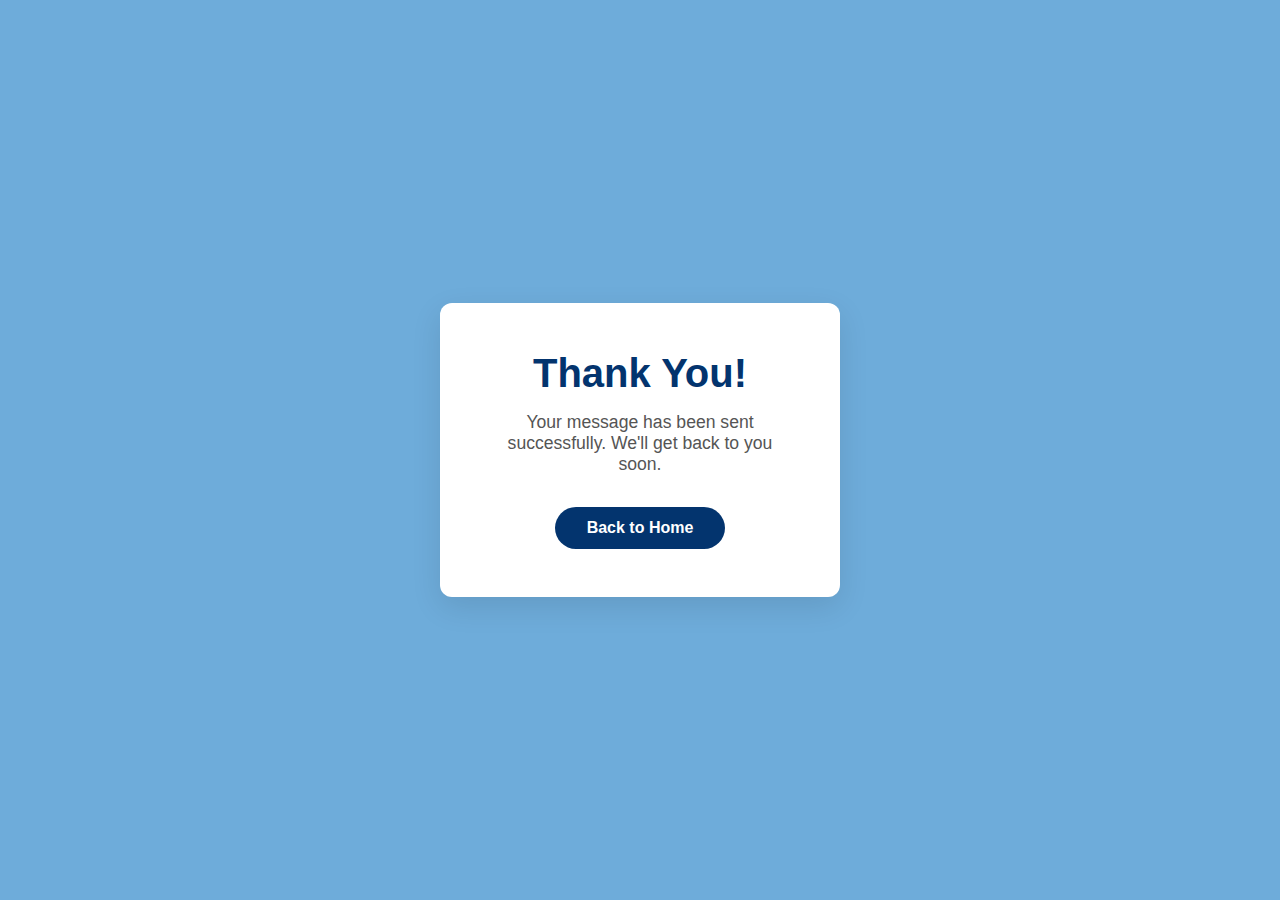
<file: thanks.html>
<!DOCTYPE html>
<html lang="en">
<head>
  <meta charset="UTF-8" />
  <meta name="viewport" content="width=device-width, initial-scale=1" />
  <title>Thank You!</title>
  <link rel="stylesheet" href="thanks.css" />
</head>
<body>
  <div class="thankyou-container">
    <div class="thankyou-box">
      <h1>Thank You!</h1>
      <p>Your message has been sent successfully. We'll get back to you soon.</p>
      <a href="https://rehein.online/" class="btn">Back to Home</a>
    </div>
  </div>
</body>
</html>
</file>
<file: media.css>
/* ✅ 1024px and down */
@media (max-width: 1024px) {
  .hero-content {
    grid-template-columns: 1fr;
    text-align: center;
    gap: 3rem;

    /* Ensure no fixed height or clipping */
    height: auto !important;
    overflow: visible !important;
  }

  .hero-title {
    font-size: 2.5rem;
  }

  .about-content {
    grid-template-columns: 1fr;
    gap: 3rem;
  }

  .skills-grid {
    grid-template-columns: 1fr;
  }

  .contact-content {
    grid-template-columns: 1fr;
    gap: 3rem;
  }

  .work-categories {
    grid-template-columns: 1fr;
  }
}

/* At 768px and down */
@media (max-width: 768px) {
  .nav-menu {
    display: flex !important;
    flex-direction: row !important; /* keep horizontal */
    justify-content: center;
    align-items: center;

    position: fixed !important; /* change static to fixed */
    top: 0 !important;
    left: 0 !important;
    width: 100% !important;
    background: white !important; /* add background to cover content behind */
    box-shadow: 0 2px 5px rgba(0,0,0,0.1) !important; /* optional subtle shadow */
    padding: 1rem 0 !important;
    gap: 1rem;

    z-index: 1000 !important; /* stay on top */
    transform: none !important;
    transition: none !important;
  }

  /* Push content down to avoid being hidden behind fixed navbar */
  .hero-content,
  .about-content,
  .work-categories,
  .contact-content {
    margin-top: 70px; /* adjust based on navbar height */
  }

  /* Hero fixes */
  .hero-content {
    height: auto !important;
    overflow: visible !important;
    padding: 1rem 1.5rem;
  }

  .hero-title {
    font-size: 2rem;
    line-height: 1.2;
    word-wrap: break-word;
  }

  .hero-buttons {
    justify-content: center;
    flex-wrap: wrap;
    gap: 0.7rem;
  }
}

.hero-title,
.section-title {
  font-size: 2rem;
}

.hero-buttons {
  justify-content: center;
}

.footer-content {
  flex-direction: column;
  gap: 2rem;
  text-align: center;
}

.gallery-grid {
  grid-template-columns: 1fr;
}

.gallery-filter {
  justify-content: center;
}

.categories-nav {
  flex-direction: column;
  align-items: center;
}

.gallery-header h1 {
  font-size: 2rem;
}

/* ✅ 480px and down */
@media (max-width: 480px) {
  .container {
    padding: 0 15px;
  }

  .hero-content {
    height: auto !important;
    overflow: visible !important;
    padding: 1rem 1rem;
  }

  .hero-title {
    font-size: 1.8rem;
    line-height: 1.3;
    word-wrap: break-word;
  }

  .btn {
    padding: 0.8rem 1.5rem;
    font-size: 0.9rem;
  }

  .category-card,
  .gallery-item {
    margin: 0 10px;
  }

  .about-stats {
    gap: 1rem;
  }

  .stat-item {
    padding: 1.5rem;
  }

  .gallery-header {
    padding: 6rem 0 3rem;
  }

  .gallery-header h1 {
    font-size: 1.8rem;
  }

  .gallery-header p {
    font-size: 1rem;
  }

  /* Hide design element and hero visual on mobile */
  .design-element,
  .hero-visual {
    display: none !important;
  }
}

/* Small phones (320px and below) */
@media (max-width: 320px) {
  .container {
    padding: 0 10px;
  }

  .hero-content {
    display: flex !important;
    flex-direction: column !important;
    align-items: center !important;
    gap: 1rem !important;
    height: auto !important;
    overflow: visible !important;
    padding: 1rem 0.5rem !important;
  }

  .hero-title {
    font-size: 1.5rem;
    line-height: 1.3;
    word-wrap: break-word;
  }

  .btn {
    padding: 0.6rem 1rem;
    font-size: 0.8rem;
    min-height: 40px; /* easier to tap */
  }

  .category-card,
  .gallery-item {
    margin: 0 5px;
  }

  .about-stats {
    gap: 0.8rem;
  }

  .stat-item {
    padding: 1rem;
  }

  .gallery-header {
    padding: 5rem 0 2rem;
  }

  .gallery-header h1 {
    font-size: 1.5rem;
  }

  .gallery-header p {
    font-size: 0.9rem;
  }
}

/* Medium tablets and down */
@media (max-width: 768px) {
  .hero-content {
    grid-template-columns: 1fr;
    gap: 2rem;
    padding: 0 15px;
    margin-top: 70px; /* To avoid fixed nav overlap if you have a fixed nav */
  }

  .hero-title {
    font-size: 2.5rem;
    line-height: 1.2;
  }

  .hero-description {
    font-size: 1.1rem;
  }

  .design-element {
    width: 300px;
    height: 300px;
  }
}

/* Small phones (480px and down) */
@media (max-width: 480px) {
  .hero-title {
    font-size: 2rem;
  }

  .hero-description {
    font-size: 1rem;
  }

  .design-element {
    width: 400px;    /* 25% bigger */
    height: 400px;   /* 25% bigger */
    border-radius: 50%;
    background: rgba(255, 255, 255, 0.1);
    border: 1px solid rgba(255, 255, 255, 0.2);
    backdrop-filter: blur(10px);
    /* Keep other properties as they are */
  }


  .hero-buttons {
    justify-content: center;
  }
}

/* Extra small phones (320px and down) */
@media (max-width: 320px) {
  .hero-title {
    font-size: 1.5rem;
    line-height: 1.2;
  }

  .hero-description {
    font-size: 0.9rem;
    margin-bottom: 1.5rem;
  }

  .design-element {
    width: 180px;
    height: 180px;
  }

  .hero-buttons {
    flex-direction: column;
    gap: 0.5rem;
  }

  .btn {
    padding: 0.8rem 1.5rem;
    font-size: 0.85rem;
    min-height: 40px;
  }
}

/* Hide scroll indicator on mobile */
@media (max-width: 480px) {
  .scroll-indicator {
    display: none;
  }
}

/* Make hero-visual (logo) 20% smaller on mobile */
@media (max-width: 480px) {
  .hero-visual {
    transform: scale(0.8);
    transform-origin: center center;
  }
}

@media (max-width: 480px) {
  .about-content {
    display: flex;
    flex-direction: column;
    align-items: center; /* center horizontally */
    text-align: center;  /* center text inside children */
    gap: 2rem;
  }

  /* Also center skill items */
  .skills-grid {
    grid-template-columns: 1fr;
    justify-items: center;
  }

  .skill-item {
    width: 100%; /* optionally full width on mobile */
    max-width: 300px; /* limit max width for better look */
  }

  .about-text h3,
  .about-text p {
    margin-left: auto;
    margin-right: auto;
  }

  .about-stats {
    align-items: center;
  }
}

@media (max-width: 480px) {
  .contact-content {
    display: flex;
    flex-direction: column;
    align-items: center; /* center horizontally */
    text-align: center;  /* center text inside children */
    gap: 2rem;
  }

  .contact-info {
    align-items: center;
  }

  .contact-item {
    justify-content: center; /* center icon + text horizontally */
    text-align: center;
    width: 100%;
    max-width: 350px; /* limit max width for better mobile look */
  }

  .contact-form {
    width: 100%;
    max-width: 400px;
    padding: 1.5rem;
  }
}

@media (max-width: 768px) {
  .category-overlay {
    display: none !important; /* hide overlay on mobile */
  }

  .category-card {
    cursor: pointer;
    text-decoration: none;
    color: inherit;
    display: flex;
    flex-direction: column;
    transition: transform 0.3s ease;
  }

  .category-card:hover {
    transform: none; /* disable hover effect on mobile */
    box-shadow: 0 10px 30px rgba(226, 232, 240, 0.6);
  }
}

/* Mobile adjustments for Work section */
@media (max-width: 768px) {
  .category-card {
    cursor: default; /* no hover effect on mobile */
    padding-bottom: 3.5rem; /* extra space for button */
  }

  .category-overlay {
    display: none; /* hide overlay on mobile */
  }

  /* Add a visible button below content */
  .category-btn {
    position: static !important;
    display: inline-block;
    margin-top: 1rem;
    padding: 0.75rem 1.5rem;
    border-radius: 30px;
    box-shadow: 0 4px 10px rgba(0, 114, 255, 0.2);
    transition: background-color 0.3s ease, color 0.3s ease, transform 0.3s ease;
  }

  /* Ensure button is clickable and visible */
  .category-content {
    position: relative;
  }
}

@media (max-width: 768px) {
  .category-btn.mobile-btn {
    display: block;
    margin-left: 42.5%;
    position: relative;
    margin-top: -35px;
    width: fit-content;
  }
}

@media (max-width: 768px) {
  .category-count {
    display: block;
    margin-left: 0%;
    position: relative;
    margin-top: 50px;
    width: fit-content;
  }
}

@media (max-width: 767px) {
  .hero-buttons {
    transform: none;
    justify-content: center;
    margin-left: 0;
    padding-left: 0;
  }
}

@media (max-width: 767px) {
  .contact-item {
    display: flex;
    align-items: center;
  }

  .contact-item i {
    display: none !important;
  }

  .contact-item h4 {
    font-size: 1rem;
    margin-bottom: 0;
    color: #222222;
  }
}

@media (max-width: 767px) {
  .about-stats {
    display: none;
  }
}
</file>
<file: styles.css>
/* Reset and Base Styles */
* {
    margin: 0;
    padding: 0;
    box-sizing: border-box;
}

html {
    scroll-behavior: smooth;
}

body {
    font-family: 'Poppins', sans-serif;
    line-height: 1.6;
    color: #222222;
    overflow-x: hidden;
}

.container {
    max-width: 1200px;
    margin: 0 auto;
    padding: 0 20px;
}

/* Typography */
h1, h2, h3, h4, h5, h6 {
    font-family: 'Playfair Display', serif;
    font-weight: 600;
    line-height: 1.2;
}

/* Navigation */
.navbar {
    position: fixed;
    top: 0;
    width: 100%;
    background: rgba(255, 255, 255, 0.98);
    backdrop-filter: blur(10px);
    z-index: 1000;
    transition: all 0.3s ease;
    border-bottom: 1px solid #E2E8F0;
}

.nav-container {
    max-width: 1200px;
    margin: 0 auto;
    padding: 1rem 20px;
    display: flex;
    justify-content: space-between;
    align-items: center;
}

.nav-logo h2 {
    font-size: 1.5rem;
    color: #333333;
    margin: 0;
}

.nav-logo h2 a {
    text-decoration: none;
    color: inherit;
}

.nav-menu {
    display: flex;
    list-style: none;
    gap: 2rem;
}

.nav-link {
    text-decoration: none;
    color: #222222;
    font-weight: 500;
    transition: color 0.3s ease;
    position: relative;
}

.nav-link:hover {
    color: #03346E;
}

.nav-link::after {
    content: '';
    position: absolute;
    width: 0;
    height: 2px;
    bottom: -5px;
    left: 0;
    background-color: #03346E;
    transition: width 0.3s ease;
}

.nav-link:hover::after {
    width: 100%;
}


/* Hamburger Menu */
.hamburger {
    display: none;
    flex-direction: column;
    cursor: pointer;
}

.bar {
    width: 25px;
    height: 3px;
    background-color: #222222;
    margin: 3px 0;
    transition: 0.3s;
}

/* Hero Section */
.hero {
    min-height: 100vh;
    display: flex;
    align-items: center;
    background: linear-gradient(135deg, #03346E 0%, #6EACDA 100%);
    color: white;
    position: relative;
    overflow: hidden;
}

.hero-content {
    display: grid;
    grid-template-columns: 1fr 1fr;
    gap: 4rem;
    align-items: center;
    max-width: 1200px;
    margin: 0 auto;
    padding: 0 20px;
}

.hero-title {
    font-size: 3.5rem;
    margin-bottom: 1.5rem;
    line-height: 1.1;
}

.highlight {
    color: #fbbf24;
}

.hero-description {
    font-size: 1.2rem;
    margin-bottom: 2rem;
    opacity: 0.9;
}

.hero-buttons {
  display: flex;
  gap: 1rem;
  flex-wrap: wrap;
  margin-left: 0;
  padding-left: 0;
  transform: translateX(-5.93rem); 
}


.btn {
    padding: 1rem 2rem;
    border: none;
    border-radius: 50px;
    font-weight: 600;
    text-decoration: none;
    display: inline-block;
    transition: all 0.3s ease;
    cursor: pointer;
    font-size: 1rem;
}

.btn-primary {
    background: #106cdf;
    color: white;
}

.btn-primary:hover {
    background: #0056CC;
    transform: translateY(-2px);
    box-shadow: 0 8px 25px rgba(0, 114, 255, 0.3);
}

.btn-secondary {
    background: transparent;
    color: white;
    border: 2px solid white;
}

.btn-secondary:hover {
    background: white;
    color: #03346E;
    transform: translateY(-2px);
}

.hero-visual {
    display: flex;
    justify-content: center;
    align-items: center;
}

.design-element {
    width: 400px;
    height: 400px;
    border-radius: 50%;
    background: rgba(255, 255, 255, 0.1);
    display: flex;
    align-items: center;
    justify-content: center;
    backdrop-filter: blur(10px);
    border: 1px solid rgba(255, 255, 255, 0.2);
}

.design-element i {
    font-size: 4rem;
    color: #fbbf24;
}

.scroll-indicator {
    position: absolute;
    bottom: 2rem;
    left: 50%;
    transform: translateX(-50%);
    text-align: center;
    color: white;
    opacity: 0.7;
}

.scroll-line {
    width: 2px;
    height: 30px;
    background: white;
    margin: 0 auto 10px;
    animation: scroll 2s infinite;
}

@keyframes scroll {
    0%, 100% { opacity: 0.3; }
    50% { opacity: 1; }
}


/* Section Styles */
.section-header {
    text-align: center;
    margin-bottom: 4rem;
}

.section-title {
    font-size: 2.5rem;
    margin-bottom: 1rem;
    color: #222222;
}

.section-subtitle {
    font-size: 1.1rem;
    color: #555555;
    max-width: 600px;
    margin: 0 auto;
}

/* About Section */
.about {
    padding: 6rem 0;
    background: #FFFFFF;
}

.about-content {
    display: grid;
    grid-template-columns: 2fr 1fr;
    gap: 4rem;
    align-items: start;
}

.about-text h3 {
    font-size: 1.8rem;
    margin-bottom: 1.5rem;
    color: #222222;
}

.about-text p {
    font-size: 1.1rem;
    color: #555555;
    margin-bottom: 2rem;
    line-height: 1.7;
}

.skills-grid {
    display: grid;
    grid-template-columns: repeat(2, 1fr);
    gap: 1.5rem;
    margin-top: 2rem;
}

.skill-item {
    text-align: center;
    padding: 1.5rem;
    background: white;
    border-radius: 12px;
    box-shadow: 0 4px 6px rgba(226, 232, 240, 0.4);
    transition: transform 0.3s ease;
}

.skill-item:hover {
    transform: translateY(-5px);
}

.skill-item i {
    font-size: 2rem;
    color: #106cdf;
    margin-bottom: 1rem;
}

.skill-item h4 {
    font-size: 1.1rem;
    margin-bottom: 0.5rem;
    color: #222222;
}

.skill-item p {
    font-size: 0.9rem;
    color: #555555;
    margin: 0;
}

.about-stats {
    display: flex;
    flex-direction: column;
    gap: 2rem;
}

.stat-item {
    text-align: center;
    padding: 2rem;
    background: white;
    border-radius: 12px;
    box-shadow: 0 4px 6px rgba(226, 232, 240, 0.4);
}

.stat-number {
    display: block;
    font-size: 2.5rem;
    font-weight: 700;
    color: #106cdf;
    font-family: 'Playfair Display', serif;
}

.stat-label {
    font-size: 0.9rem;
    color: #555555;
    text-transform: uppercase;
    letter-spacing: 0.5px;
}

/* Work Section */
.work {
    padding: 6rem 0;
    background: #FFFFFF;
}

.work-categories {
    display: grid;
    grid-template-columns: repeat(auto-fit, minmax(350px, 1fr));
    gap: 2rem;
}

.category-card {
    position: relative;
    background: white;
    border-radius: 16px;
    overflow: hidden;
    box-shadow: 0 10px 30px rgba(226, 232, 240, 0.6);
    transition: all 0.3s ease;
    cursor: pointer;
}

.category-card:hover {
    transform: translateY(-10px);
    box-shadow: 0 20px 50px rgba(0, 114, 255, 0.2);
}

.category-image {
    height: 200px;
    background: linear-gradient(135deg, #03346E 0%, #6EACDA 100%);
    display: flex;
    align-items: center;
    justify-content: center;
    position: relative;
}

.category-image i {
    font-size: 4rem;
    color: white;
}

.category-content {
    padding: 2rem;
}

.category-content h3 {
    font-size: 1.5rem;
    margin-bottom: 1rem;
    color: #222222;
}

.category-content p {
    color: #555555;
    margin-bottom: 1rem;
}

.category-count {
    font-size: 0.9rem;
    color: #03346E;
    font-weight: 600;
}

.category-overlay {
    position: absolute;
    top: 0;
    left: 0;
    right: 0;
    bottom: 0;
    background: rgba(0, 114, 255, 0.9);
    display: flex;
    align-items: center;
    justify-content: center;
    opacity: 0;
    transition: opacity 0.3s ease;
}

.category-card:hover .category-overlay {
    opacity: 1;
}

.category-btn {
    background: white;
    color: #03346E;
    padding: 1rem 2rem;
    border-radius: 50px;
    text-decoration: none;
    font-weight: 600;
    transition: all 0.3s ease;
}

.category-btn:hover {
    background: #b8c9ff;
    color: #03346E;
    transform: scale(1.05);
}

/* Hide mobile button by default */
.category-btn.mobile-btn {
    display: none;
}

/* Desktop button remains visible */
.category-btn.desktop-btn {
    /* nothing special here, keep default */
}

/* Mobile-specific adjustments */
@media (max-width: 768px) {
    .category-card {
        cursor: default;
        padding-bottom: 3.5rem; /* extra space for mobile button */
    }

    .category-overlay {
        display: none; /* hide overlay on mobile */
    }

    /* Show mobile button */
    .category-btn.mobile-btn {
        display: inline-block;
        position: static !important;
        margin-top: 1rem;
        padding: 0.75rem 1.5rem;
        border-radius: 30px;
        box-shadow: 0 4px 10px rgba(0, 114, 255, 0.2);
        background: white;
        color: #03346E;
        font-weight: 600;
        text-decoration: none;
        transition: background-color 0.3s ease, color 0.3s ease, transform 0.3s ease;
    }

    .category-btn.mobile-btn:hover {
        background: #106cdf;
        color: white;
        transform: scale(1.05);
    }
}

/* Contact Section */
.contact {
    padding: 6rem 0;
    background: #E2E8F0;
}

.contact-content {
    display: grid;
    grid-template-columns: 1fr 1fr;
    gap: 4rem;
    align-items: start;
}

.contact-info {
    display: flex;
    flex-direction: column;
    gap: 2rem;
}

.contact-item {
    display: flex;
    align-items: center;
    gap: 1rem;
    padding: 1.5rem;
    background: white;
    border-radius: 12px;
    box-shadow: 0 4px 6px rgba(226, 232, 240, 0.4);
}

.contact-item i {
    font-size: 1.5rem;
    color: #106cdf;
    width: 40px;
    text-align: center;
}

.contact-item h4 {
    font-size: 1.1rem;
    margin-bottom: 0.25rem;
    color: #222222;
}

.contact-item p {
    color: #555555;
    margin: 0;
}

.contact-form {
    background: white;
    padding: 2rem;
    border-radius: 16px;
    box-shadow: 0 10px 30px rgba(226, 232, 240, 0.6);
}

.form-group {
    margin-bottom: 1.5rem;
}

.form-group input,
.form-group select,
.form-group textarea {
    width: 100%;
    padding: 1rem;
    border: 2px solid #E2E8F0;
    border-radius: 8px;
    font-size: 1rem;
    transition: border-color 0.3s ease;
    font-family: inherit;
}

.form-group input:focus,
.form-group select:focus,
.form-group textarea:focus {
    outline: none;
    border-color: #106cdf;
}

.form-group textarea {
    resize: vertical;
}

/* Footer */
.footer {
    background: #d7d9e5;
    color: #03346E;
    padding: 3rem 0 1rem;
}

.footer-content {
    display: flex;
    justify-content: space-between;
    align-items: center;
    margin-bottom: 2rem;
}

.footer-brand h3 {
    color: #03346E;
    margin-bottom: 0.5rem;
}

.footer-brand p {
    color: #03346E;
    margin: 0;
}

.footer-social {
    display: flex;
    gap: 1rem;
}

.footer-social a {
    display: flex;
    align-items: center;
    justify-content: center;
    width: 40px;
    height: 40px;
    background: rgba(255, 255, 255, 0.1);
    border-radius: 50%;
    color: white;
    text-decoration: none;
    transition: all 0.3s ease;
}

.footer-social a:hover {
    background: #03346E;
    transform: translateY(-2px);
}

.footer-bottom {
    text-align: center;
    padding-top: 2rem;
    border-top: 1px solid #03346E;
}

.footer-bottom p {
    color: #03346E;
    margin: 0;
}
/* Animation Classes */
.fade-in {
    opacity: 0;
    transform: translateY(30px);
    transition: all 0.6s ease;
}

.fade-in.visible {
    opacity: 1;
    transform: translateY(0);
}

/* Utility Classes */
.text-center {
    text-align: center;
}

.mb-0 {
    margin-bottom: 0;
}

.mt-2 {
    margin-top: 2rem;
}

.hidden {
    display: none;
}

/* Loading Animation */
@keyframes pulse {
    0% {
        transform: scale(1);
    }
    50% {
        transform: scale(1.05);
    }
    100% {
        transform: scale(1);
    }
}

.pulse {
    animation: pulse 2s infinite;
}
</file>
<file: business-cards.css>
/* Reset and Base Styles */
* {
    margin: 0;
    padding: 0;
    box-sizing: border-box;
}

html {
    scroll-behavior: smooth;
}

body {
    font-family: 'Poppins', sans-serif;
    line-height: 1.6;
    color: #222222;
    overflow-x: hidden;
}

.container {
    max-width: 1200px;
    margin: 0 auto;
    padding: 0 20px;
}

/* Typography */
h1, h2, h3, h4, h5, h6 {
    font-family: 'Playfair Display', serif;
    font-weight: 600;
    line-height: 1.2;
}

/* Navigation */
.navbar {
    position: fixed;
    top: 0;
    width: 100%;
    background: rgba(255, 255, 255, 0.98);
    backdrop-filter: blur(10px);
    z-index: 1000;
    transition: all 0.3s ease;
    border-bottom: 1px solid #E2E8F0;
}

.nav-container {
    max-width: 1200px;
    margin: 0 auto;
    padding: 1rem 20px;
    display: flex;
    justify-content: space-between;
    align-items: center;
}

.nav-logo h2 {
    font-size: 1.5rem;
    color: #333333;
    margin: 0;
}

.nav-logo h2 a {
    text-decoration: none;
    color: inherit;
}

.nav-menu {
    display: flex;
    list-style: none;
    gap: 2rem;
}

.nav-link {
    text-decoration: none;
    color: #222222;
    font-weight: 500;
    transition: color 0.3s ease;
    position: relative;
}

.nav-link:hover {
    color: #03346E;
}

.nav-link::after {
    content: '';
    position: absolute;
    width: 0;
    height: 2px;
    bottom: -5px;
    left: 0;
    background-color: #03346E;
    transition: width 0.3s ease;
}

.nav-link:hover::after {
    width: 100%;
}

/* Hamburger Menu */
.hamburger {
    display: none;
    flex-direction: column;
    cursor: pointer;
}

.bar {
    width: 25px;
    height: 3px;
    background-color: #222222;
    margin: 3px 0;
    transition: 0.3s;
}

body {
  margin: 0;
  padding: 0;
    background: linear-gradient(135deg, #03346E 0%, #6EACDA 100%);
  font-family: Arial, sans-serif; /* optional: set a clean default font */
}

.gallery-header {
    padding: 8rem 0 4rem;
    color: #ffffff;
    text-align: center;
}

.breadcrumb {
    margin-bottom: 2rem;
    opacity: 0.8;
}

.breadcrumb a {
    color: white;
    text-decoration: none;
}

.breadcrumb span {
    margin: 0 0.5rem;
}

.gallery-header h1 {
    font-size: 3rem;
    margin-bottom: 1rem;
}

.gallery-header p {
    font-size: 1.2rem;
    opacity: 0.9;
    max-width: 600px;
    margin: 0 auto;
}

.portfolio-gallery {
    padding: 4rem 0;
}

.gallery-filter {
    display: flex;
    justify-content: center;
    gap: 1rem;
    margin-bottom: 3rem;
    flex-wrap: wrap;
}

.filter-btn {
    padding: 0.75rem 1.5rem;
    border: 2px solid #E2E8F0;
    background: white;
    color: #555555;
    border-radius: 50px;
    cursor: pointer;
    transition: all 0.3s ease;
    font-weight: 500;
}

.filter-btn.active,
.filter-btn:hover {
    background: #03346E;
    color: white;
    border-color: #03346E;
}

.gallery-grid {
    display: grid;
    grid-template-columns: repeat(2, 1fr);
    grid-auto-rows: 250px;
    gap: 2rem;
    max-width: 960px;
    margin: 0 auto;
    background-color: #67a5d3;
    padding: 2rem; 
    border-radius: 12px; 
}



.gallery-item {
    position: relative;
    background: white;
    border-radius: 12px;
    overflow: hidden;
    box-shadow: 0 4px 6px rgba(226, 232, 240, 0.4);
    transition: all 0.3s ease;
    cursor: pointer;
}

.gallery-item:hover {
    transform: translateY(-5px);
    box-shadow: 0 15px 35px rgba(0, 114, 255, 0.15);
}

.gallery-image {
    width: 100%;
    height: 250px;
    display: flex;
    align-items: center;
    justify-content: center;
    background: #E2E8F0;
    overflow: hidden;
}

.gallery-image svg {
    max-width: 100%;
    max-height: 100%;
    transition: transform 0.3s ease;
}

.gallery-image img {
    width: 100%;
    height: 100%;
    object-fit: cover;
    transition: transform 0.3s ease;
}

.gallery-item:hover .gallery-image svg,
.gallery-item:hover .gallery-image img {
    transform: scale(1.05);
}

.gallery-overlay {
    position: absolute;
    bottom: 0;
    left: 0;
    right: 0;
    background: linear-gradient(transparent, rgba(34, 34, 34, 0.8));
    color: white;
    padding: 2rem 1.5rem 1.5rem;
    transform: translateY(100%);
    transition: transform 0.3s ease;
}

.gallery-item:hover .gallery-overlay {
    transform: translateY(0);
}

.gallery-info h3 {
    font-size: 1.2rem;
    margin-bottom: 0.5rem;
}

.gallery-info p {
    font-size: 0.9rem;
    opacity: 0.9;
    margin-bottom: 0.5rem;
}

.project-year {
    font-size: 0.8rem;
    opacity: 0.7;
}

@media (max-width: 768px) {
  /* Hide logo and hamburger menu on mobile */
  .nav-logo {
    display: none;
  }

  .hamburger {
    display: none;
  }

  /* Business cards: 1 column grid and flexible height */
  .gallery-grid {
    grid-template-columns: 1fr; /* single column */
    grid-auto-rows: auto;       /* rows adjust to content */
    row-gap: 20px;
  }

  .gallery-item {
    width: 100%;
    height: auto !important;   /* allow variable height */
    min-height: unset !important; /* unset any min-height if set */
  }

  .gallery-image {
    height: auto !important;   /* remove fixed height */
    max-height: none !important;
  }

  .gallery-image img, 
  .gallery-image svg {
    height: auto !important;
    max-height: none !important;
    object-fit: contain; /* or cover, depending on your preference */
  }

  /* Navigation styles */
  .nav-container {
    justify-content: center;
  }

  .nav-menu {
    display: flex;
    justify-content: center;
    align-items: center;
    gap: 1.5rem;
    padding: 0;
    margin: 0;
    position: static;
    flex-direction: row;
    background-color: transparent;
    width: auto;
    text-align: center;
    transition: none;
    box-shadow: none;
  }

  .nav-menu .nav-item {
    margin: 0;
  }

  .nav-menu .nav-link {
    text-align: center;
    display: inline-block;
  }
}

/* Other Categories Section */

.other-categories {
    padding: 4rem 0;
    text-align: center;
}

.other-categories h2 {
    margin-bottom: 2rem;
    color: #222222;
}

.categories-nav {
    display: flex;
    justify-content: center;
    gap: 2rem;
    flex-wrap: wrap;
}

.category-nav-item {
    display: flex;
    flex-direction: column;
    align-items: center;
    gap: 1rem;
    padding: 2rem;
    background: white;
    border-radius: 16px;
    text-decoration: none;
    color: #222222;
    box-shadow: 0 4px 6px rgba(226, 232, 240, 0.4);
    transition: all 0.3s ease;
    min-width: 150px;
}

.category-nav-item:hover {
    transform: translateY(-5px);
    box-shadow: 0 15px 35px rgba(3, 52, 110, 0.15);
    color: #03346E;
}

.category-nav-item i {
    font-size: 2.5rem;
    color: #03346E;
}

.category-nav-item span {
    font-weight: 600;
}

@media (max-width: 767px) {
  .categories-nav {
    display: grid;
    grid-template-columns: 1fr 1fr;
    grid-template-rows: auto auto;
    gap: 1.5rem;
    justify-items: center;
    max-width: 500px;
    margin: 0 auto;
    padding: 0 1rem;
  }

  /* Make the third item (last button) span both columns and center it */
  .category-nav-item:nth-child(3) {
    grid-column: 1 / -1;
    justify-self: center;
    max-width: 200px;
  }

  .category-nav-item {
    flex-direction: column;
    align-items: center;
    gap: 0.75rem;
    min-width: auto;
    padding: 1.5rem 1rem;
    width: 100%;
    max-width: 200px;
  }

  .category-nav-item i {
    font-size: 2rem;
  }

  .category-nav-item span {
    font-weight: 600;
    text-align: center;
  }
}


/* Footer */
.footer {
    background: #d7d9e5;
    color: #03346E;
    padding: 3rem 0 1rem;
}

.footer-content {
    display: flex;
    justify-content: space-between;
    align-items: center;
    margin-bottom: 2rem;
}

.footer-brand h3 {
    color: #03346E;
    margin-bottom: 0.5rem;
}

.footer-brand p {
    color: #03346E;
    margin: 0;
}

.footer-social {
    display: flex;
    gap: 1rem;
}

.footer-social a {
    display: flex;
    align-items: center;
    justify-content: center;
    width: 40px;
    height: 40px;
    background: rgba(255, 255, 255, 0.1);
    border-radius: 50%;
    color: white;
    text-decoration: none;
    transition: all 0.3s ease;
}

.footer-social a:hover {
    background: #106cdf;
    transform: translateY(-2px);
}

.footer-bottom {
    text-align: center;
    padding-top: 2rem;
    border-top: 1px solid #03346E;
}

.footer-bottom p {
    color: #03346E;
    margin: 0;
}
</file>
<file: flyers.css>
/* Reset and Base Styles */
* {
    margin: 0;
    padding: 0;
    box-sizing: border-box;
}

html {
    scroll-behavior: smooth;
}

body {
    font-family: 'Poppins', sans-serif;
    line-height: 1.6;
    color: #222222;
    overflow-x: hidden;
    background: linear-gradient(135deg, #03346E 0%, #6EACDA 100%);
}

/* Containers */
.container {
    max-width: 1200px;
    margin: 0 auto;
    padding: 0 20px;
}

/* Typography */
h1, h2, h3, h4, h5, h6 {
    font-family: 'Playfair Display', serif;
    font-weight: 600;
    line-height: 1.2;
}

/* Navigation */
.navbar {
    position: fixed;
    top: 0;
    width: 100%;
    background: rgba(255, 255, 255, 0.98);
    backdrop-filter: blur(10px);
    z-index: 1000;
    transition: all 0.3s ease;
    border-bottom: 1px solid #E2E8F0;
}

.nav-container {
    max-width: 1200px;
    margin: 0 auto;
    padding: 1rem 20px;
    display: flex;
    justify-content: space-between;
    align-items: center;
}

.nav-logo h2 {
    font-size: 1.5rem;
    color: #333333;
    margin: 0;
}

.nav-logo h2 a {
    text-decoration: none;
    color: inherit;
}

.nav-menu {
    display: flex;
    list-style: none;
    gap: 2rem;
}

.nav-link {
    text-decoration: none;
    color: #222222;
    font-weight: 500;
    transition: color 0.3s ease;
    position: relative;
}

.nav-link:hover {
    color: #03346E;
}

.nav-link::after {
    content: '';
    position: absolute;
    width: 0;
    height: 2px;
    bottom: -5px;
    left: 0;
    background-color: #03346E;
    transition: width 0.3s ease;
}

.nav-link:hover::after {
    width: 100%;
}

/* Hamburger Menu */
.hamburger {
    display: none;
    flex-direction: column;
    cursor: pointer;
}

.bar {
    width: 25px;
    height: 3px;
    background-color: #222222;
    margin: 3px 0;
    transition: 0.3s;
}

/* Gallery Header */
.gallery-header {
    padding: 8rem 0 4rem;
    color: #ffffff;
    text-align: center;
}

.breadcrumb {
    margin-bottom: 2rem;
    opacity: 0.8;
}

.breadcrumb a {
    color: white;
    text-decoration: none;
}

.breadcrumb span {
    margin: 0 0.5rem;
}

.gallery-header h1 {
    font-size: 3rem;
    margin-bottom: 1rem;
}

.gallery-header p {
    font-size: 1.2rem;
    opacity: 0.9;
    max-width: 600px;
    margin: 0 auto;
}

.portfolio-gallery {
    padding: 4rem 0;
}

.gallery-filter {
    display: flex;
    justify-content: center;
    gap: 1rem;
    margin-bottom: 3rem;
    flex-wrap: wrap;
}

.filter-btn {
    padding: 0.75rem 1.5rem;
    border: 2px solid #E2E8F0;
    background: white;
    color: #555555;
    border-radius: 50px;
    cursor: pointer;
    transition: all 0.3s ease;
    font-weight: 500;
}

.filter-btn.active,
.filter-btn:hover {
    background: #03346E;
    color: white;
    border-color: #03346E;
}

/* Flyer Gallery Grid */
.gallery-grid {
    display: grid;
    grid-template-columns: repeat(2, 1fr);
    gap: 2rem;
    max-width: 960px;
    margin: 0 auto;
    background-color: #67a5d3;
    padding: 2rem;
    border-radius: 12px;
}

/* Each flyer card */
.gallery-item {
    position: relative;
    background: white;
    border-radius: 12px;
    overflow: hidden;
    box-shadow: 0 4px 6px rgba(226, 232, 240, 0.4);
    transition: all 0.3s ease;
    cursor: pointer;
}

.gallery-item:hover {
    transform: translateY(-5px);
    box-shadow: 0 15px 35px rgba(0, 114, 255, 0.15);
}

/* Flyer image container */
.gallery-image {
    width: 100%;
    aspect-ratio: 3 / 4;
    background: #E2E8F0;
    display: flex;
    align-items: center;
    justify-content: center;
    overflow: hidden;
}

.gallery-image img {
    width: 100%;
    height: 100%;
    object-fit: cover;
    transition: transform 0.3s ease;
}

.gallery-item:hover .gallery-image img {
    transform: scale(1.05);
}

/* Overlay info (optional) */
.gallery-overlay {
    position: absolute;
    bottom: 0;
    left: 0;
    right: 0;
    background: linear-gradient(transparent, rgba(34, 34, 34, 0.8));
    color: white;
    padding: 2rem 1.5rem 1.5rem;
    transform: translateY(100%);
    transition: transform 0.3s ease;
}

.gallery-item:hover .gallery-overlay {
    transform: translateY(0);
}

.gallery-info h3 {
    font-size: 1.2rem;
    margin-bottom: 0.5rem;
}

.gallery-info p {
    font-size: 0.9rem;
    opacity: 0.9;
    margin-bottom: 0.5rem;
}

.project-year {
    font-size: 0.8rem;
    opacity: 0.7;
}

@media (max-width: 768px) {
  .gallery-grid {
    grid-template-columns: 1fr;
    grid-auto-rows: auto;
    row-gap: 20px;
  }

  .gallery-item {
    width: 100%;
    height: auto !important;
    min-height: unset !important;
  }

  .gallery-image {
    height: auto !important;
    max-height: none !important;
  }

  .gallery-image img {
    height: auto !important;
    max-height: none !important;
    object-fit: contain;
  }
}

/* Other Categories Section */

.other-categories {
    padding: 4rem 0;
    text-align: center;
}

.other-categories h2 {
    margin-bottom: 2rem;
    color: #222222;
}

.categories-nav {
    display: flex;
    justify-content: center;
    gap: 2rem;
    flex-wrap: wrap;
}

.category-nav-item {
    display: flex;
    flex-direction: column;
    align-items: center;
    gap: 1rem;
    padding: 2rem;
    background: white;
    border-radius: 16px;
    text-decoration: none;
    color: #222222;
    box-shadow: 0 4px 6px rgba(226, 232, 240, 0.4);
    transition: all 0.3s ease;
    min-width: 150px;
}

.category-nav-item:hover {
    transform: translateY(-5px);
    box-shadow: 0 15px 35px rgba(3, 52, 110, 0.15);
    color: #03346E;
}

.category-nav-item i {
    font-size: 2.5rem;
    color: #03346E;
}

.category-nav-item span {
    font-weight: 600;
}

@media (max-width: 767px) {
  .categories-nav {
    display: grid;
    grid-template-columns: 1fr 1fr;
    grid-template-rows: auto auto;
    gap: 1.5rem;
    justify-items: center;
    max-width: 500px;
    margin: 0 auto;
    padding: 0 1rem;
  }

  /* Make the third item (last button) span both columns and center it */
  .category-nav-item:nth-child(3) {
    grid-column: 1 / -1;
    justify-self: center;
    max-width: 200px;
  }

  .category-nav-item {
    flex-direction: column;
    align-items: center;
    gap: 0.75rem;
    min-width: auto;
    padding: 1.5rem 1rem;
    width: 100%;
    max-width: 200px;
  }

  .category-nav-item i {
    font-size: 2rem;
  }

  .category-nav-item span {
    font-weight: 600;
    text-align: center;
  }
}

@media (max-width: 768px) {
  /* Navigation adjustments */
  .nav-logo {
    display: none;
  }

  .hamburger {
    display: none;
  }

  .nav-container {
    justify-content: center;
    width: 100%;
  }

  .nav-menu {
    display: flex;
    justify-content: center;
    align-items: center;
    gap: 1.5rem;
    padding: 0;
    margin: 0;
    position: static;
    flex-direction: row;
    background-color: transparent;
    width: 100%;
    text-align: center;
    box-shadow: none;
    transition: none;
  }

  .nav-menu .nav-item {
    margin: 0;
  }

  .nav-menu .nav-link {
    text-align: center;
    display: inline-block;
  }

  /* Hide the large logo/title in gallery header on mobile */
  .gallery-header h1 {
    display: none;
  }
}


/* Footer */
.footer {
    background: #d7d9e5;
    color: #03346E;
    padding: 3rem 0 1rem;
}

.footer-content {
    display: flex;
    justify-content: space-between;
    align-items: center;
    margin-bottom: 2rem;
}

.footer-brand h3 {
    color: #03346E;
    margin-bottom: 0.5rem;
}

.footer-brand p {
    color: #03346E;
    margin: 0;
}

.footer-social {
    display: flex;
    gap: 1rem;
}

.footer-social a {
    display: flex;
    align-items: center;
    justify-content: center;
    width: 40px;
    height: 40px;
    background: rgba(255, 255, 255, 0.1);
    border-radius: 50%;
    color: white;
    text-decoration: none;
    transition: all 0.3s ease;
}

.footer-social a:hover {
    background: #106cdf;
    transform: translateY(-2px);
}

.footer-bottom {
    text-align: center;
    padding-top: 2rem;
    border-top: 1px solid #03346E;
}

.footer-bottom p {
    color: #03346E;
    margin: 0;
}
</file>
<file: logos.css>
/* Reset and Base Styles */
* {
    margin: 0;
    padding: 0;
    box-sizing: border-box;
}

html {
    scroll-behavior: smooth;
}

body {
    font-family: 'Poppins', sans-serif;
    line-height: 1.6;
    color: #222222;
    overflow-x: hidden;
}

.container {
    max-width: 1200px;
    margin: 0 auto;
    padding: 0 20px;
}

/* Typography */
h1, h2, h3, h4, h5, h6 {
    font-family: 'Playfair Display', serif;
    font-weight: 600;
    line-height: 1.2;
}

/* Navigation */
.navbar {
    position: fixed;
    top: 0;
    width: 100%;
    background: rgba(255, 255, 255, 0.98);
    backdrop-filter: blur(10px);
    z-index: 1000;
    transition: all 0.3s ease;
    border-bottom: 1px solid #E2E8F0;
}

.nav-container {
    max-width: 1200px;
    margin: 0 auto;
    padding: 1rem 20px;
    display: flex;
    justify-content: space-between;
    align-items: center;
}

.nav-logo h2 {
    font-size: 1.5rem;
    color: #333333;
    margin: 0;
}

.nav-logo h2 a {
    text-decoration: none;
    color: inherit;
}

.nav-menu {
    display: flex;
    list-style: none;
    gap: 2rem;
}

.nav-link {
    text-decoration: none;
    color: #222222;
    font-weight: 500;
    transition: color 0.3s ease;
    position: relative;
}

.nav-link:hover {
    color: #03346E;
}

.nav-link::after {
    content: '';
    position: absolute;
    width: 0;
    height: 2px;
    bottom: -5px;
    left: 0;
    background-color: #03346E;
    transition: width 0.3s ease;
}

.nav-link:hover::after {
    width: 100%;
}

/* Hamburger Menu */
.hamburger {
    display: none;
    flex-direction: column;
    cursor: pointer;
}

.bar {
    width: 25px;
    height: 3px;
    background-color: #222222;
    margin: 3px 0;
    transition: 0.3s;
}

body {
  margin: 0;
  padding: 0;
    background: linear-gradient(135deg, #03346E 0%, #6EACDA 100%);
  font-family: Arial, sans-serif; /* optional: set a clean default font */
}

.gallery-header {
    padding: 8rem 0 4rem;
    color: #ffffff;
    text-align: center;
}

.breadcrumb {
    margin-bottom: 2rem;
    opacity: 0.8;
}

.breadcrumb a {
    color: white;
    text-decoration: none;
}

.breadcrumb span {
    margin: 0 0.5rem;
}

.gallery-header h1 {
    font-size: 3rem;
    margin-bottom: 1rem;
}

.gallery-header p {
    font-size: 1.2rem;
    opacity: 0.9;
    max-width: 600px;
    margin: 0 auto;
}

.portfolio-gallery {
    padding: 4rem 0;
}

.gallery-filter {
    display: flex;
    justify-content: center;
    gap: 1rem;
    margin-bottom: 3rem;
    flex-wrap: wrap;
}

.filter-btn {
    padding: 0.75rem 1.5rem;
    border: 2px solid #E2E8F0;
    background: white;
    color: #555555;
    border-radius: 50px;
    cursor: pointer;
    transition: all 0.3s ease;
    font-weight: 500;
}

.filter-btn.active,
.filter-btn:hover {
    background: #03346E;
    color: white;
    border-color: #03346E;
}

.gallery-grid {
    display: grid;
    grid-template-columns: repeat(3, 1fr);
    grid-auto-rows: 250px;
    gap: 2rem;
    max-width: 960px;
    margin: 0 auto;
    background-color: #67a5d3;
    padding: 2rem; 
    border-radius: 12px; 
}



.gallery-item {
    position: relative;
    background: white;
    border-radius: 12px;
    overflow: hidden;
    box-shadow: 0 4px 6px rgba(226, 232, 240, 0.4);
    transition: all 0.3s ease;
    cursor: pointer;
}

.gallery-item:hover {
    transform: translateY(-5px);
    box-shadow: 0 15px 35px rgba(0, 114, 255, 0.15);
}

.gallery-image {
    width: 100%;
    height: 250px;
    display: flex;
    align-items: center;
    justify-content: center;
    background: #E2E8F0;
    overflow: hidden;
}

.gallery-image svg {
    max-width: 100%;
    max-height: 100%;
    transition: transform 0.3s ease;
}

.gallery-image img {
    width: 100%;
    height: 100%;
    object-fit: cover;
    transition: transform 0.3s ease;
}

.gallery-item:hover .gallery-image svg,
.gallery-item:hover .gallery-image img {
    transform: scale(1.05);
}

.gallery-overlay {
    position: absolute;
    bottom: 0;
    left: 0;
    right: 0;
    background: linear-gradient(transparent, rgba(34, 34, 34, 0.8));
    color: white;
    padding: 2rem 1.5rem 1.5rem;
    transform: translateY(100%);
    transition: transform 0.3s ease;
}

.gallery-item:hover .gallery-overlay {
    transform: translateY(0);
}

.gallery-info h3 {
    font-size: 1.2rem;
    margin-bottom: 0.5rem;
}

.gallery-info p {
    font-size: 0.9rem;
    opacity: 0.9;
    margin-bottom: 0.5rem;
}

.project-year {
    font-size: 0.8rem;
    opacity: 0.7;
}


@media (max-width: 600px) {
  /* Hide logo */
  .nav-logo {
    display: none;
  }

  /* Business cards: 1 column grid and flexible height */
  .gallery-grid {
    grid-template-columns: 1fr; /* single column */
    grid-auto-rows: auto;       /* rows adjust to content */
    row-gap: 20px;
  }

  .gallery-item {
    width: 100%;
    height: auto !important;   /* allow variable height */
    min-height: unset !important; /* unset any min-height if set */
  }

  .gallery-image {
    height: auto !important;   /* remove fixed height */
    max-height: none !important;
  }

  .gallery-image img, 
  .gallery-image svg {
    height: auto !important;
    max-height: none !important;
    object-fit: contain; /* or cover, depending on your preference */
  }

  /* Navigation styles */
  .nav-container {
    display: flex;
    justify-content: center;
    align-items: center;
  }

  .nav-menu {
    display: flex;
    justify-content: center;
    align-items: center;
    gap: 20px;
    padding: 0;
    margin: 0;
  }

  .nav-menu .nav-item {
    margin: 0;
  }

  .nav-menu .nav-link {
    text-align: center;
    display: inline-block;
  }
}
/* Other Categories Section */

.other-categories {
    padding: 4rem 0;
    text-align: center;
}

.other-categories h2 {
    margin-bottom: 2rem;
    color: #222222;
}

.categories-nav {
    display: flex;
    justify-content: center;
    gap: 2rem;
    flex-wrap: wrap;
}

.category-nav-item {
    display: flex;
    flex-direction: column;
    align-items: center;
    gap: 1rem;
    padding: 2rem;
    background: white;
    border-radius: 16px;
    text-decoration: none;
    color: #222222;
    box-shadow: 0 4px 6px rgba(226, 232, 240, 0.4);
    transition: all 0.3s ease;
    min-width: 150px;
}

.category-nav-item:hover {
    transform: translateY(-5px);
    box-shadow: 0 15px 35px rgba(3, 52, 110, 0.15);
    color: #03346E;
}

.category-nav-item i {
    font-size: 2.5rem;
    color: #03346E;
}

.category-nav-item span {
    font-weight: 600;
}

@media (max-width: 767px) {
  .categories-nav {
    flex-wrap: nowrap;
    justify-content: center;
    gap: 1rem;
    overflow-x: auto;  /* allows horizontal scroll if needed */
    padding: 0 1rem;   /* small horizontal padding */
  }

  .category-nav-item {
    flex-direction: row;
    align-items: center;
    gap: 1rem;
    min-width: auto;  /* remove fixed min-width */
    padding: 1rem 1.5rem;
  }

  .category-nav-item i {
    font-size: 2rem;
  }

  .category-nav-item span {
    font-weight: 600;
  }
}


/* Footer */
.footer {
    background: #d7d9e5;
    color: #03346E;
    padding: 3rem 0 1rem;
}

.footer-content {
    display: flex;
    justify-content: space-between;
    align-items: center;
    margin-bottom: 2rem;
}

.footer-brand h3 {
    color: #03346E;
    margin-bottom: 0.5rem;
}

.footer-brand p {
    color: #03346E;
    margin: 0;
}

.footer-social {
    display: flex;
    gap: 1rem;
}

.footer-social a {
    display: flex;
    align-items: center;
    justify-content: center;
    width: 40px;
    height: 40px;
    background: rgba(255, 255, 255, 0.1);
    border-radius: 50%;
    color: white;
    text-decoration: none;
    transition: all 0.3s ease;
}

.footer-social a:hover {
    background: #03346E;
    transform: translateY(-2px);
}

.footer-bottom {
    text-align: center;
    padding-top: 2rem;
    border-top: 1px solid #03346E;
}

.footer-bottom p {
    color: #03346E;
    margin: 0;
}
</file>
<file: thanks.css>
/* Reset */
* {
  box-sizing: border-box;
  margin: 0;
  padding: 0;
}

body, html {
  height: 100%;
  font-family: 'Segoe UI', Tahoma, Geneva, Verdana, sans-serif;
  background:  #6EACDA;
  display: flex;
  justify-content: center;
  align-items: center;
}

.thankyou-container {
  background: white;
  padding: 3rem 4rem;
  border-radius: 12px;
  box-shadow: 0 10px 30px rgba(0,0,0,0.1);
  max-width: 400px;
  text-align: center;
}

.thankyou-box h1 {
  color: #03346E;
  margin-bottom: 1rem;
  font-size: 2.5rem;
}

.thankyou-box p {
  color: #555;
  font-size: 1.1rem;
  margin-bottom: 2rem;
}

.btn {
  display: inline-block;
  padding: 0.75rem 2rem;
  background-color: #03346E;
  color: white;
  text-decoration: none;
  font-weight: 600;
  border-radius: 50px;
  transition: background-color 0.3s ease;
}

.btn:hover {
  background-color: #6EACDA;
}
</file>
